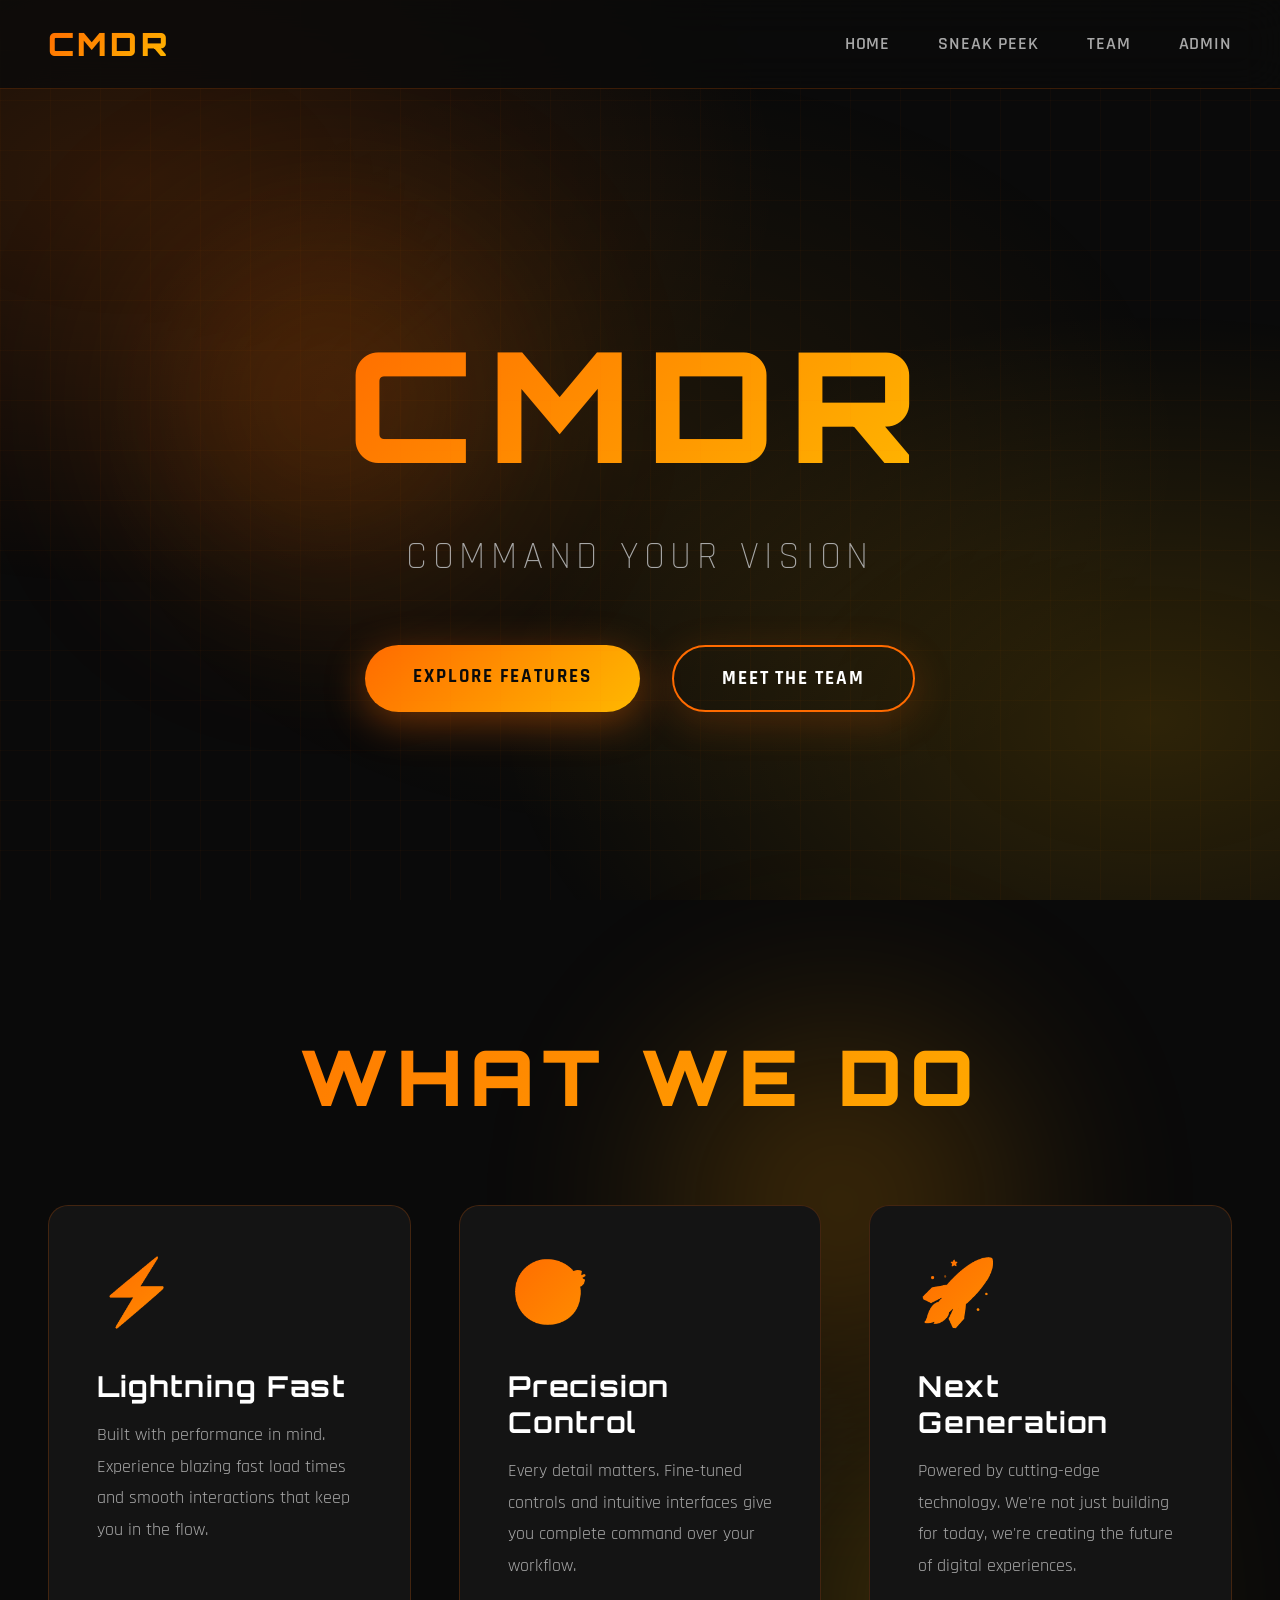
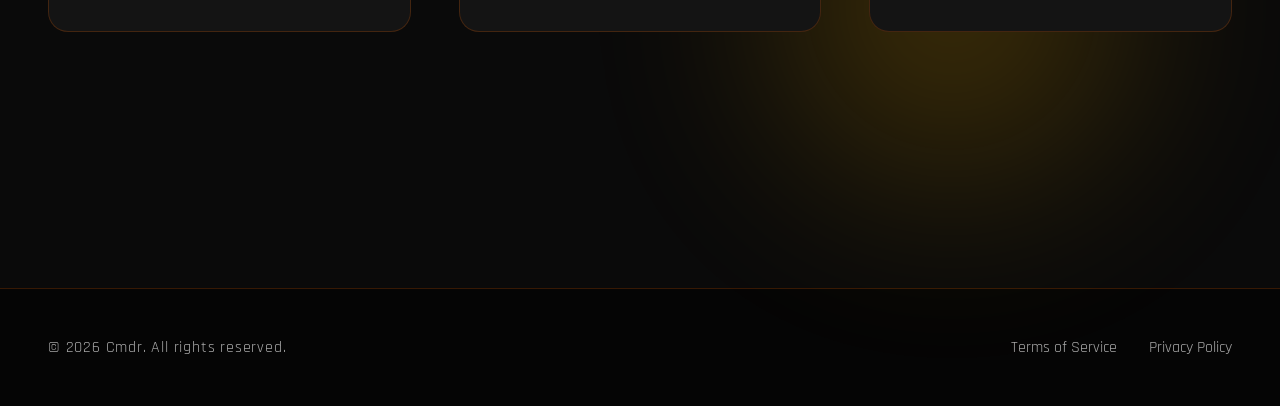
<file: index.html>
<!DOCTYPE html>
<html lang="en">
<head>
    <meta charset="UTF-8">
    <meta name="viewport" content="width=device-width, initial-scale=1.0">
    <title>Cmdr - Command Your Vision</title>
    <style>
        @import url('https://fonts.googleapis.com/css2?family=Orbitron:wght@400;700;900&family=Rajdhani:wght@300;400;600;700&display=swap');
        
        :root {
            --primary-orange: #FF6B00;
            --primary-yellow: #FFB800;
            --accent-gold: #FFA000;
            --dark-bg: #0a0a0a;
            --darker-bg: #050505;
            --card-bg: #141414;
            --text-primary: #ffffff;
            --text-secondary: #a8a8a8;
            --glow-orange: rgba(255, 107, 0, 0.6);
            --glow-yellow: rgba(255, 184, 0, 0.6);
        }
        
        * {
            margin: 0;
            padding: 0;
            box-sizing: border-box;
        }
        
        body {
            font-family: 'Rajdhani', sans-serif;
            background: var(--dark-bg);
            color: var(--text-primary);
            overflow-x: hidden;
            position: relative;
        }
        
        body::before {
            content: '';
            position: fixed;
            top: 0;
            left: 0;
            width: 100%;
            height: 100%;
            background: 
                radial-gradient(ellipse at 10% 20%, rgba(255, 107, 0, 0.15) 0%, transparent 40%),
                radial-gradient(ellipse at 90% 80%, rgba(255, 184, 0, 0.15) 0%, transparent 40%),
                radial-gradient(ellipse at 50% 50%, rgba(255, 160, 0, 0.08) 0%, transparent 60%);
            animation: backgroundPulse 20s ease-in-out infinite;
            z-index: 0;
        }
        
        @keyframes backgroundPulse {
            0%, 100% { opacity: 1; transform: scale(1); }
            50% { opacity: 0.8; transform: scale(1.1); }
        }
        
        body::after {
            content: '';
            position: fixed;
            top: 0;
            left: 0;
            width: 100%;
            height: 100%;
            background-image: 
                linear-gradient(rgba(255, 107, 0, 0.03) 1px, transparent 1px),
                linear-gradient(90deg, rgba(255, 107, 0, 0.03) 1px, transparent 1px);
            background-size: 50px 50px;
            pointer-events: none;
            z-index: 0;
        }
        
        .container {
            max-width: 1600px;
            margin: 0 auto;
            padding: 0 3rem;
            position: relative;
            z-index: 1;
        }
        
        nav {
            position: fixed;
            top: 0;
            left: 0;
            right: 0;
            background: rgba(10, 10, 10, 0.8);
            backdrop-filter: blur(20px);
            border-bottom: 1px solid rgba(255, 107, 0, 0.2);
            z-index: 1000;
            animation: slideDown 0.6s ease;
        }
        
        @keyframes slideDown {
            from {
                transform: translateY(-100%);
                opacity: 0;
            }
            to {
                transform: translateY(0);
                opacity: 1;
            }
        }
        
        nav .container {
            display: flex;
            justify-content: space-between;
            align-items: center;
            padding: 1.5rem 3rem;
        }
        
        .logo {
            font-family: 'Orbitron', monospace;
            font-size: 2rem;
            font-weight: 900;
            background: linear-gradient(135deg, var(--primary-orange), var(--primary-yellow));
            -webkit-background-clip: text;
            -webkit-text-fill-color: transparent;
            background-clip: text;
            letter-spacing: 0.1em;
            text-transform: uppercase;
            cursor: pointer;
            transition: all 0.3s ease;
        }
        
        .logo:hover {
            filter: drop-shadow(0 0 20px var(--glow-orange));
        }
        
        .nav-links {
            display: flex;
            gap: 3rem;
            list-style: none;
        }
        
        .nav-links a {
            color: var(--text-secondary);
            text-decoration: none;
            font-size: 1.1rem;
            font-weight: 600;
            letter-spacing: 0.05em;
            text-transform: uppercase;
            position: relative;
            transition: all 0.3s ease;
        }
        
        .nav-links a::after {
            content: '';
            position: absolute;
            bottom: -5px;
            left: 0;
            width: 0;
            height: 2px;
            background: linear-gradient(90deg, var(--primary-orange), var(--primary-yellow));
            transition: width 0.3s ease;
        }
        
        .nav-links a:hover {
            color: var(--text-primary);
        }
        
        .nav-links a:hover::after {
            width: 100%;
        }
        
        .hero {
            min-height: 100vh;
            display: flex;
            align-items: center;
            justify-content: center;
            text-align: center;
            position: relative;
            padding-top: 120px;
        }
        
        .hero-content {
            animation: fadeInUp 1s ease;
        }
        
        .hero h1 {
            font-family: 'Orbitron', monospace;
            font-size: clamp(4rem, 12vw, 10rem);
            font-weight: 900;
            letter-spacing: 0.1em;
            background: linear-gradient(135deg, var(--primary-orange) 0%, var(--primary-yellow) 50%, var(--accent-gold) 100%);
            -webkit-background-clip: text;
            -webkit-text-fill-color: transparent;
            background-clip: text;
            background-size: 200% 200%;
            animation: gradientShift 5s ease infinite, heroGlow 3s ease-in-out infinite;
            margin-bottom: 2rem;
            position: relative;
        }
        
        @keyframes gradientShift {
            0%, 100% { background-position: 0% 50%; }
            50% { background-position: 100% 50%; }
        }
        
        @keyframes heroGlow {
            0%, 100% { 
                filter: drop-shadow(0 0 30px var(--glow-orange));
            }
            50% { 
                filter: drop-shadow(0 0 60px var(--glow-yellow));
            }
        }
        
        .tagline {
            font-size: clamp(1.5rem, 3vw, 2.5rem);
            font-weight: 300;
            color: var(--text-secondary);
            letter-spacing: 0.15em;
            text-transform: uppercase;
            margin-bottom: 4rem;
            animation: fadeInUp 1s ease 0.3s both;
        }
        
        .cta-buttons {
            display: flex;
            gap: 2rem;
            justify-content: center;
            animation: fadeInUp 1s ease 0.6s both;
        }
        
        .btn {
            padding: 1.2rem 3rem;
            font-size: 1.2rem;
            font-weight: 700;
            letter-spacing: 0.1em;
            text-transform: uppercase;
            text-decoration: none;
            border: none;
            border-radius: 50px;
            cursor: pointer;
            position: relative;
            overflow: hidden;
            transition: all 0.4s cubic-bezier(0.175, 0.885, 0.32, 1.275);
        }
        
        .btn-primary {
            background: linear-gradient(135deg, var(--primary-orange), var(--primary-yellow));
            color: var(--dark-bg);
            box-shadow: 0 10px 40px rgba(255, 107, 0, 0.4);
        }
        
        .btn-primary::before {
            content: '';
            position: absolute;
            top: 0;
            left: -100%;
            width: 100%;
            height: 100%;
            background: linear-gradient(90deg, transparent, rgba(255, 255, 255, 0.3), transparent);
            transition: left 0.5s ease;
        }
        
        .btn-primary:hover::before {
            left: 100%;
        }
        
        .btn-primary:hover {
            transform: translateY(-5px);
            box-shadow: 0 15px 50px rgba(255, 107, 0, 0.6);
        }
        
        .btn-secondary {
            background: transparent;
            color: var(--text-primary);
            border: 2px solid var(--primary-orange);
            box-shadow: 0 10px 40px rgba(255, 107, 0, 0.2);
        }
        
        .btn-secondary:hover {
            background: rgba(255, 107, 0, 0.1);
            border-color: var(--primary-yellow);
            transform: translateY(-5px);
            box-shadow: 0 15px 50px rgba(255, 184, 0, 0.4);
        }
        
        .floating-element {
            position: absolute;
            width: 400px;
            height: 400px;
            border-radius: 50%;
            filter: blur(100px);
            opacity: 0.3;
            animation: float 20s ease-in-out infinite;
            pointer-events: none;
        }
        
        .floating-element:nth-child(1) {
            background: radial-gradient(circle, var(--primary-orange), transparent);
            top: 10%;
            left: 10%;
            animation-delay: 0s;
        }
        
        .floating-element:nth-child(2) {
            background: radial-gradient(circle, var(--primary-yellow), transparent);
            bottom: 10%;
            right: 10%;
            animation-delay: -7s;
        }
        
        .floating-element:nth-child(3) {
            background: radial-gradient(circle, var(--accent-gold), transparent);
            top: 50%;
            left: 50%;
            animation-delay: -14s;
        }
        
        @keyframes float {
            0%, 100% {
                transform: translate(0, 0) scale(1);
            }
            33% {
                transform: translate(50px, -50px) scale(1.1);
            }
            66% {
                transform: translate(-50px, 50px) scale(0.9);
            }
        }
        
        .features {
            padding: 8rem 0;
            position: relative;
        }
        
        .section-title {
            font-family: 'Orbitron', monospace;
            font-size: clamp(3rem, 6vw, 5rem);
            font-weight: 900;
            text-align: center;
            margin-bottom: 5rem;
            background: linear-gradient(135deg, var(--primary-orange), var(--primary-yellow));
            -webkit-background-clip: text;
            -webkit-text-fill-color: transparent;
            background-clip: text;
            letter-spacing: 0.1em;
            text-transform: uppercase;
        }
        
        .features-grid {
            display: grid;
            grid-template-columns: repeat(auto-fit, minmax(350px, 1fr));
            gap: 3rem;
            margin-top: 4rem;
        }
        
        .feature-card {
            background: var(--card-bg);
            border: 1px solid rgba(255, 107, 0, 0.2);
            border-radius: 20px;
            padding: 3rem;
            position: relative;
            overflow: hidden;
            transition: all 0.4s cubic-bezier(0.175, 0.885, 0.32, 1.275);
            animation: fadeInUp 0.8s ease both;
        }
        
        .feature-card:nth-child(1) { animation-delay: 0.1s; }
        .feature-card:nth-child(2) { animation-delay: 0.2s; }
        .feature-card:nth-child(3) { animation-delay: 0.3s; }
        
        .feature-card::before {
            content: '';
            position: absolute;
            top: -50%;
            left: -50%;
            width: 200%;
            height: 200%;
            background: radial-gradient(circle, rgba(255, 107, 0, 0.1) 0%, transparent 70%);
            transition: all 0.6s ease;
            opacity: 0;
        }
        
        .feature-card:hover::before {
            opacity: 1;
            transform: translate(10%, 10%);
        }
        
        .feature-card:hover {
            transform: translateY(-10px);
            border-color: var(--primary-yellow);
            box-shadow: 0 20px 60px rgba(255, 107, 0, 0.3);
        }
        
        .feature-icon {
            font-size: 4rem;
            margin-bottom: 2rem;
            background: linear-gradient(135deg, var(--primary-orange), var(--primary-yellow));
            -webkit-background-clip: text;
            -webkit-text-fill-color: transparent;
            background-clip: text;
        }
        
        .feature-card h3 {
            font-family: 'Orbitron', monospace;
            font-size: 1.8rem;
            font-weight: 700;
            margin-bottom: 1rem;
            color: var(--text-primary);
            letter-spacing: 0.05em;
        }
        
        .feature-card p {
            color: var(--text-secondary);
            line-height: 1.8;
            font-size: 1.1rem;
        }
        
        @keyframes fadeInUp {
            from {
                opacity: 0;
                transform: translateY(50px);
            }
            to {
                opacity: 1;
                transform: translateY(0);
            }
        }
        
        footer {
            background: var(--darker-bg);
            border-top: 1px solid rgba(255, 107, 0, 0.2);
            padding: 3rem 0;
            text-align: center;
            margin-top: 8rem;
        }
        
        .footer-content {
            display: flex;
            justify-content: space-between;
            align-items: center;
            max-width: 1600px;
            margin: 0 auto;
            padding: 0 3rem;
            flex-wrap: wrap;
            gap: 2rem;
        }
        
        footer p {
            color: var(--text-secondary);
            font-size: 1rem;
            letter-spacing: 0.05em;
        }
        
        .footer-links {
            display: flex;
            gap: 2rem;
        }
        
        .footer-links a {
            color: var(--text-secondary);
            text-decoration: none;
            font-size: 1rem;
            transition: all 0.3s ease;
        }
        
        .footer-links a:hover {
            color: var(--primary-yellow);
        }
        
        @media (max-width: 768px) {
            .container {
                padding: 0 1.5rem;
            }
            
            nav .container {
                padding: 1rem 1.5rem;
                flex-direction: column;
                gap: 1rem;
            }
            
            .nav-links {
                gap: 1.5rem;
            }
            
            .cta-buttons {
                flex-direction: column;
                gap: 1rem;
            }
            
            .features-grid {
                grid-template-columns: 1fr;
            }
            
            .footer-content {
                flex-direction: column;
                text-align: center;
            }
            
            .footer-links {
                flex-direction: column;
                gap: 1rem;
            }
        }
    </style>
</head>
<body>
    <div class="floating-element"></div>
    <div class="floating-element"></div>
    <div class="floating-element"></div>
    
    <nav>
        <div class="container">
            <div class="logo">CMDR</div>
            <ul class="nav-links">
                <li><a href="index.html">Home</a></li>
                <li><a href="sneak-peek.html">Sneak Peek</a></li>
                <li><a href="team.html">Team</a></li>
                <li><a href="admin.html">Admin</a></li>
            </ul>
        </div>
    </nav>
    
    <section class="hero">
        <div class="hero-content">
            <h1>CMDR</h1>
            <p class="tagline">Command Your Vision</p>
            <div class="cta-buttons">
                <a href="sneak-peek.html" class="btn btn-primary">Explore Features</a>
                <a href="team.html" class="btn btn-secondary">Meet The Team</a>
            </div>
        </div>
    </section>
    
    <section class="features">
        <div class="container">
            <h2 class="section-title">What We Do</h2>
            
            <div class="features-grid">
                <div class="feature-card">
                    <div class="feature-icon">⚡</div>
                    <h3>Lightning Fast</h3>
                    <p>Built with performance in mind. Experience blazing fast load times and smooth interactions that keep you in the flow.</p>
                </div>
                
                <div class="feature-card">
                    <div class="feature-icon">🎯</div>
                    <h3>Precision Control</h3>
                    <p>Every detail matters. Fine-tuned controls and intuitive interfaces give you complete command over your workflow.</p>
                </div>
                
                <div class="feature-card">
                    <div class="feature-icon">🚀</div>
                    <h3>Next Generation</h3>
                    <p>Powered by cutting-edge technology. We're not just building for today, we're creating the future of digital experiences.</p>
                </div>
            </div>
        </div>
    </section>
    
    <footer>
        <div class="footer-content">
            <p>&copy; 2026 Cmdr. All rights reserved.</p>
            <div class="footer-links">
                <a href="terms-of-service.html">Terms of Service</a>
                <a href="#">Privacy Policy</a>
            </div>
        </div>
    </footer>
</body>
</html>
</file>
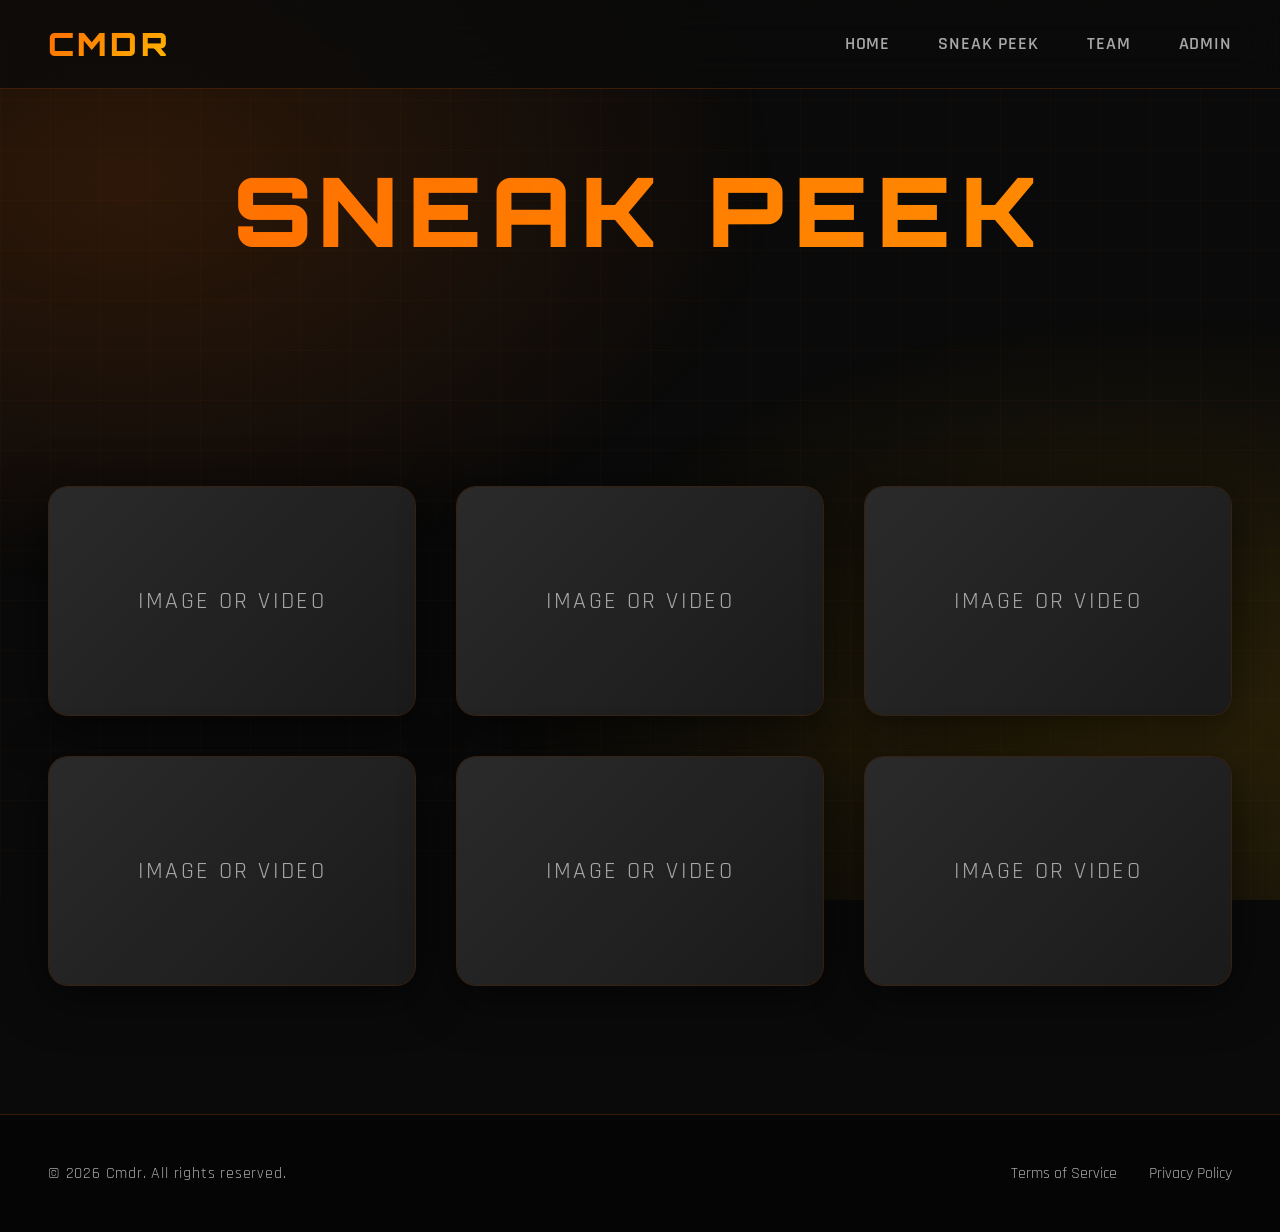
<file: sneak-peek.html>
<!DOCTYPE html>
<html lang="en">
<head>
    <meta charset="UTF-8">
    <meta name="viewport" content="width=device-width, initial-scale=1.0">
    <title>Sneak Peek - Cmdr</title>
    <style>
        @import url('https://fonts.googleapis.com/css2?family=Orbitron:wght@400;700;900&family=Rajdhani:wght@300;400;600;700&display=swap');
        
        :root {
            --primary-orange: #FF6B00;
            --primary-yellow: #FFB800;
            --accent-gold: #FFA000;
            --dark-bg: #0a0a0a;
            --darker-bg: #050505;
            --card-bg: #141414;
            --text-primary: #ffffff;
            --text-secondary: #a8a8a8;
            --glow-orange: rgba(255, 107, 0, 0.6);
            --glow-yellow: rgba(255, 184, 0, 0.6);
        }
        
        * {
            margin: 0;
            padding: 0;
            box-sizing: border-box;
        }
        
        body {
            font-family: 'Rajdhani', sans-serif;
            background: var(--dark-bg);
            color: var(--text-primary);
            overflow-x: hidden;
            position: relative;
        }
        
        body::before {
            content: '';
            position: fixed;
            top: 0;
            left: 0;
            width: 100%;
            height: 100%;
            background: 
                radial-gradient(ellipse at 10% 20%, rgba(255, 107, 0, 0.15) 0%, transparent 40%),
                radial-gradient(ellipse at 90% 80%, rgba(255, 184, 0, 0.15) 0%, transparent 40%);
            animation: backgroundPulse 20s ease-in-out infinite;
            z-index: 0;
        }
        
        @keyframes backgroundPulse {
            0%, 100% { opacity: 1; transform: scale(1); }
            50% { opacity: 0.8; transform: scale(1.1); }
        }
        
        body::after {
            content: '';
            position: fixed;
            top: 0;
            left: 0;
            width: 100%;
            height: 100%;
            background-image: 
                linear-gradient(rgba(255, 107, 0, 0.03) 1px, transparent 1px),
                linear-gradient(90deg, rgba(255, 107, 0, 0.03) 1px, transparent 1px);
            background-size: 50px 50px;
            pointer-events: none;
            z-index: 0;
        }
        
        .container {
            max-width: 1600px;
            margin: 0 auto;
            padding: 0 3rem;
            position: relative;
            z-index: 1;
        }
        
        nav {
            position: fixed;
            top: 0;
            left: 0;
            right: 0;
            background: rgba(10, 10, 10, 0.8);
            backdrop-filter: blur(20px);
            border-bottom: 1px solid rgba(255, 107, 0, 0.2);
            z-index: 1000;
            animation: slideDown 0.6s ease;
        }
        
        @keyframes slideDown {
            from {
                transform: translateY(-100%);
                opacity: 0;
            }
            to {
                transform: translateY(0);
                opacity: 1;
            }
        }
        
        nav .container {
            display: flex;
            justify-content: space-between;
            align-items: center;
            padding: 1.5rem 3rem;
        }
        
        .logo {
            font-family: 'Orbitron', monospace;
            font-size: 2rem;
            font-weight: 900;
            background: linear-gradient(135deg, var(--primary-orange), var(--primary-yellow));
            -webkit-background-clip: text;
            -webkit-text-fill-color: transparent;
            background-clip: text;
            letter-spacing: 0.1em;
            text-transform: uppercase;
            cursor: pointer;
            transition: all 0.3s ease;
        }
        
        .logo:hover {
            filter: drop-shadow(0 0 20px var(--glow-orange));
        }
        
        .nav-links {
            display: flex;
            gap: 3rem;
            list-style: none;
        }
        
        .nav-links a {
            color: var(--text-secondary);
            text-decoration: none;
            font-size: 1.1rem;
            font-weight: 600;
            letter-spacing: 0.05em;
            text-transform: uppercase;
            position: relative;
            transition: all 0.3s ease;
        }
        
        .nav-links a::after {
            content: '';
            position: absolute;
            bottom: -5px;
            left: 0;
            width: 0;
            height: 2px;
            background: linear-gradient(90deg, var(--primary-orange), var(--primary-yellow));
            transition: width 0.3s ease;
        }
        
        .nav-links a:hover {
            color: var(--text-primary);
        }
        
        .nav-links a:hover::after {
            width: 100%;
        }
        
        .page-header {
            padding: 150px 0 80px;
            text-align: center;
            animation: fadeInUp 0.8s ease;
        }
        
        .page-title {
            font-family: 'Orbitron', monospace;
            font-size: clamp(3.5rem, 8vw, 6rem);
            font-weight: 900;
            background: linear-gradient(135deg, var(--primary-orange), var(--primary-yellow));
            -webkit-background-clip: text;
            -webkit-text-fill-color: transparent;
            background-clip: text;
            background-size: 200% 200%;
            letter-spacing: 0.1em;
            text-transform: uppercase;
            margin-bottom: 1.5rem;
            animation: titleFloat 3s ease-in-out infinite, gradientMove 5s ease infinite;
        }
        
        @keyframes titleFloat {
            0%, 100% {
                transform: translateY(0px);
            }
            50% {
                transform: translateY(-10px);
            }
        }
        
        @keyframes gradientMove {
            0%, 100% {
                background-position: 0% 50%;
            }
            50% {
                background-position: 100% 50%;
            }
        }
        
        .media-gallery {
            padding: 4rem 0 8rem;
        }
        
        .gallery-grid {
            display: grid;
            grid-template-columns: repeat(3, 1fr);
            gap: 2.5rem;
            margin-top: 3rem;
        }
        
        .media-card {
            position: relative;
            background: var(--card-bg);
            border-radius: 20px;
            overflow: hidden;
            aspect-ratio: 16 / 10;
            box-shadow: 0 10px 50px rgba(0, 0, 0, 0.6);
            transition: all 0.5s cubic-bezier(0.175, 0.885, 0.32, 1.275);
            animation: fadeInUp 0.8s ease both;
            border: 1px solid rgba(255, 107, 0, 0.15);
        }
        
        .media-card:nth-child(1) { animation-delay: 0.1s; }
        .media-card:nth-child(2) { animation-delay: 0.2s; }
        .media-card:nth-child(3) { animation-delay: 0.3s; }
        .media-card:nth-child(4) { animation-delay: 0.4s; }
        .media-card:nth-child(5) { animation-delay: 0.5s; }
        .media-card:nth-child(6) { animation-delay: 0.6s; }
        
        .media-card::before {
            content: '';
            position: absolute;
            inset: -2px;
            background: linear-gradient(135deg, var(--primary-orange), var(--primary-yellow), var(--primary-orange));
            background-size: 200% 200%;
            border-radius: 20px;
            opacity: 0;
            transition: opacity 0.5s ease;
            z-index: -1;
            animation: borderGlow 3s ease infinite;
        }
        
        @keyframes borderGlow {
            0%, 100% { background-position: 0% 50%; }
            50% { background-position: 100% 50%; }
        }
        
        .media-card:hover::before {
            opacity: 0.8;
        }
        
        .media-card:hover {
            transform: translateY(-15px) scale(1.02);
            box-shadow: 
                0 25px 80px rgba(0, 0, 0, 0.8),
                0 0 60px var(--glow-orange);
            border-color: var(--primary-yellow);
        }
        
        .media-wrapper {
            position: relative;
            width: 100%;
            height: 100%;
            overflow: hidden;
            background: linear-gradient(135deg, #1a1a1a 0%, #0a0a0a 100%);
        }
        
        .media-wrapper img,
        .media-wrapper video {
            width: 100%;
            height: 100%;
            object-fit: cover;
            transition: transform 0.5s ease;
            display: block;
        }
        
        .media-card:hover .media-wrapper img,
        .media-card:hover .media-wrapper video {
            transform: scale(1.1);
        }
        
        .placeholder {
            width: 100%;
            height: 100%;
            display: flex;
            align-items: center;
            justify-content: center;
            background: linear-gradient(135deg, #2a2a2a 0%, #1a1a1a 100%);
            font-size: 1.5rem;
            color: var(--text-secondary);
            letter-spacing: 0.1em;
            text-transform: uppercase;
        }
        
        @keyframes fadeInUp {
            from {
                opacity: 0;
                transform: translateY(50px);
            }
            to {
                opacity: 1;
                transform: translateY(0);
            }
        }
        
        footer {
            background: var(--darker-bg);
            border-top: 1px solid rgba(255, 107, 0, 0.2);
            padding: 3rem 0;
            text-align: center;
        }
        
        .footer-content {
            display: flex;
            justify-content: space-between;
            align-items: center;
            max-width: 1600px;
            margin: 0 auto;
            padding: 0 3rem;
            flex-wrap: wrap;
            gap: 2rem;
        }
        
        footer p {
            color: var(--text-secondary);
            font-size: 1rem;
            letter-spacing: 0.05em;
        }
        
        .footer-links {
            display: flex;
            gap: 2rem;
        }
        
        .footer-links a {
            color: var(--text-secondary);
            text-decoration: none;
            font-size: 1rem;
            transition: all 0.3s ease;
        }
        
        .footer-links a:hover {
            color: var(--primary-yellow);
        }
        
        @media (max-width: 1200px) {
            .gallery-grid {
                grid-template-columns: repeat(2, 1fr);
            }
        }
        
        @media (max-width: 768px) {
            .container {
                padding: 0 1.5rem;
            }
            
            nav .container {
                padding: 1rem 1.5rem;
                flex-direction: column;
                gap: 1rem;
            }
            
            .nav-links {
                gap: 1.5rem;
            }
            
            .gallery-grid {
                grid-template-columns: 1fr;
            }
            
            .footer-content {
                flex-direction: column;
                text-align: center;
            }
            
            .footer-links {
                flex-direction: column;
                gap: 1rem;
            }
        }
    </style>
</head>
<body>
    <nav>
        <div class="container">
            <div class="logo">CMDR</div>
            <ul class="nav-links">
                <li><a href="index.html">Home</a></li>
                <li><a href="sneak-peek.html">Sneak Peek</a></li>
                <li><a href="team.html">Team</a></li>
                <li><a href="admin.html">Admin</a></li>
            </ul>
        </div>
    </nav>
    
    <div class="page-header">
        <h1 class="page-title">Sneak Peek</h1>
    </div>
    
    <section class="media-gallery">
        <div class="container">
            <div class="gallery-grid">
                <div class="media-card">
                    <div class="media-wrapper">
                        <div class="placeholder">Image or Video</div>
                        <!-- Replace with: <img src="preview-1.png" alt="Preview"> OR <video src="video-1.mp4" controls></video> -->
                    </div>
                </div>
                
                <div class="media-card">
                    <div class="media-wrapper">
                        <div class="placeholder">Image or Video</div>
                    </div>
                </div>
                
                <div class="media-card">
                    <div class="media-wrapper">
                        <div class="placeholder">Image or Video</div>
                    </div>
                </div>
                
                <div class="media-card">
                    <div class="media-wrapper">
                        <div class="placeholder">Image or Video</div>
                    </div>
                </div>
                
                <div class="media-card">
                    <div class="media-wrapper">
                        <div class="placeholder">Image or Video</div>
                    </div>
                </div>
                
                <div class="media-card">
                    <div class="media-wrapper">
                        <div class="placeholder">Image or Video</div>
                    </div>
                </div>
            </div>
        </div>
    </section>
    
    <footer>
        <div class="footer-content">
            <p>&copy; 2026 Cmdr. All rights reserved.</p>
            <div class="footer-links">
                <a href="terms-of-service.html">Terms of Service</a>
                <a href="#">Privacy Policy</a>
            </div>
        </div>
    </footer>
</body>
</html>
</file>
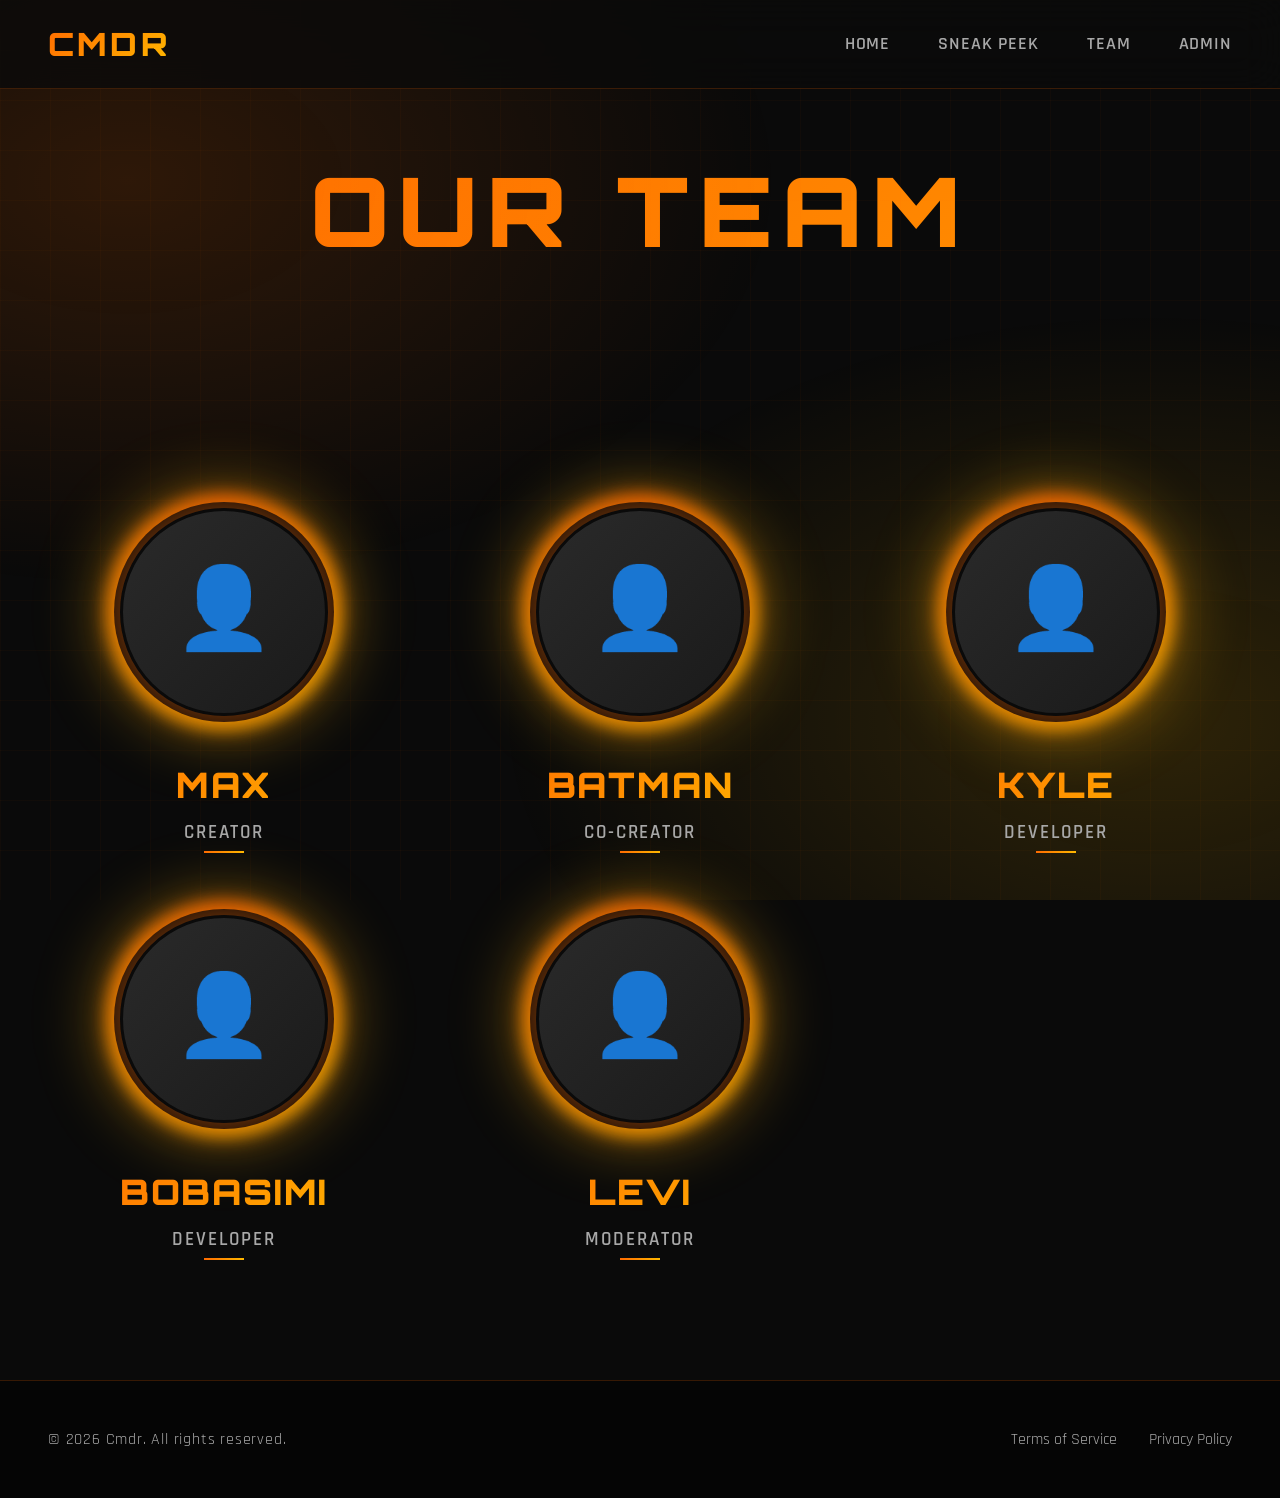
<file: team.html>
<!DOCTYPE html>
<html lang="en">
<head>
    <meta charset="UTF-8">
    <meta name="viewport" content="width=device-width, initial-scale=1.0">
    <title>Team - Cmdr</title>
    <style>
        @import url('https://fonts.googleapis.com/css2?family=Orbitron:wght@400;700;900&family=Rajdhani:wght@300;400;600;700&display=swap');
        
        :root {
            --primary-orange: #FF6B00;
            --primary-yellow: #FFB800;
            --accent-gold: #FFA000;
            --dark-bg: #0a0a0a;
            --darker-bg: #050505;
            --card-bg: #141414;
            --text-primary: #ffffff;
            --text-secondary: #a8a8a8;
            --glow-orange: rgba(255, 107, 0, 0.6);
            --glow-yellow: rgba(255, 184, 0, 0.6);
        }
        
        * {
            margin: 0;
            padding: 0;
            box-sizing: border-box;
        }
        
        body {
            font-family: 'Rajdhani', sans-serif;
            background: var(--dark-bg);
            color: var(--text-primary);
            overflow-x: hidden;
            position: relative;
        }
        
        body::before {
            content: '';
            position: fixed;
            top: 0;
            left: 0;
            width: 100%;
            height: 100%;
            background: 
                radial-gradient(ellipse at 10% 20%, rgba(255, 107, 0, 0.15) 0%, transparent 40%),
                radial-gradient(ellipse at 90% 80%, rgba(255, 184, 0, 0.15) 0%, transparent 40%);
            animation: backgroundPulse 20s ease-in-out infinite;
            z-index: 0;
        }
        
        @keyframes backgroundPulse {
            0%, 100% { opacity: 1; transform: scale(1); }
            50% { opacity: 0.8; transform: scale(1.1); }
        }
        
        body::after {
            content: '';
            position: fixed;
            top: 0;
            left: 0;
            width: 100%;
            height: 100%;
            background-image: 
                linear-gradient(rgba(255, 107, 0, 0.03) 1px, transparent 1px),
                linear-gradient(90deg, rgba(255, 107, 0, 0.03) 1px, transparent 1px);
            background-size: 50px 50px;
            pointer-events: none;
            z-index: 0;
        }
        
        .container {
            max-width: 1600px;
            margin: 0 auto;
            padding: 0 3rem;
            position: relative;
            z-index: 1;
        }
        
        nav {
            position: fixed;
            top: 0;
            left: 0;
            right: 0;
            background: rgba(10, 10, 10, 0.8);
            backdrop-filter: blur(20px);
            border-bottom: 1px solid rgba(255, 107, 0, 0.2);
            z-index: 1000;
            animation: slideDown 0.6s ease;
        }
        
        @keyframes slideDown {
            from {
                transform: translateY(-100%);
                opacity: 0;
            }
            to {
                transform: translateY(0);
                opacity: 1;
            }
        }
        
        nav .container {
            display: flex;
            justify-content: space-between;
            align-items: center;
            padding: 1.5rem 3rem;
        }
        
        .logo {
            font-family: 'Orbitron', monospace;
            font-size: 2rem;
            font-weight: 900;
            background: linear-gradient(135deg, var(--primary-orange), var(--primary-yellow));
            -webkit-background-clip: text;
            -webkit-text-fill-color: transparent;
            background-clip: text;
            letter-spacing: 0.1em;
            text-transform: uppercase;
            cursor: pointer;
            transition: all 0.3s ease;
        }
        
        .logo:hover {
            filter: drop-shadow(0 0 20px var(--glow-orange));
        }
        
        .nav-links {
            display: flex;
            gap: 3rem;
            list-style: none;
        }
        
        .nav-links a {
            color: var(--text-secondary);
            text-decoration: none;
            font-size: 1.1rem;
            font-weight: 600;
            letter-spacing: 0.05em;
            text-transform: uppercase;
            position: relative;
            transition: all 0.3s ease;
        }
        
        .nav-links a::after {
            content: '';
            position: absolute;
            bottom: -5px;
            left: 0;
            width: 0;
            height: 2px;
            background: linear-gradient(90deg, var(--primary-orange), var(--primary-yellow));
            transition: width 0.3s ease;
        }
        
        .nav-links a:hover {
            color: var(--text-primary);
        }
        
        .nav-links a:hover::after {
            width: 100%;
        }
        
        .page-header {
            padding: 150px 0 80px;
            text-align: center;
            animation: fadeInUp 0.8s ease;
        }
        
        .page-title {
            font-family: 'Orbitron', monospace;
            font-size: clamp(3.5rem, 8vw, 6rem);
            font-weight: 900;
            background: linear-gradient(135deg, var(--primary-orange), var(--primary-yellow));
            -webkit-background-clip: text;
            -webkit-text-fill-color: transparent;
            background-clip: text;
            background-size: 200% 200%;
            letter-spacing: 0.1em;
            text-transform: uppercase;
            margin-bottom: 1.5rem;
            animation: titlePulse 2s ease-in-out infinite, gradientMove 5s ease infinite;
        }
        
        @keyframes titlePulse {
            0%, 100% {
                transform: scale(1);
                filter: drop-shadow(0 0 20px var(--glow-orange));
            }
            50% {
                transform: scale(1.02);
                filter: drop-shadow(0 0 40px var(--glow-yellow));
            }
        }
        
        @keyframes gradientMove {
            0%, 100% {
                background-position: 0% 50%;
            }
            50% {
                background-position: 100% 50%;
            }
        }
        
        .team-section {
            padding: 4rem 0 8rem;
        }
        
        .team-grid {
            display: grid;
            grid-template-columns: repeat(3, 1fr);
            gap: 4rem;
            margin-top: 4rem;
        }
        
        .team-member {
            position: relative;
            text-align: center;
            animation: fadeInUp 0.8s ease both;
        }
        
        .team-member:nth-child(1) { animation-delay: 0.1s; }
        .team-member:nth-child(2) { animation-delay: 0.2s; }
        .team-member:nth-child(3) { animation-delay: 0.3s; }
        .team-member:nth-child(4) { animation-delay: 0.4s; }
        .team-member:nth-child(5) { animation-delay: 0.5s; }
        
        .avatar-container {
            position: relative;
            width: 220px;
            height: 220px;
            margin: 0 auto 2.5rem;
            cursor: pointer;
        }
        
        .orbital-ring {
            position: absolute;
            inset: -8px;
            border-radius: 50%;
            background: conic-gradient(
                from 0deg,
                var(--primary-orange),
                var(--primary-yellow),
                var(--accent-gold),
                var(--primary-orange)
            );
            animation: rotate 4s linear infinite;
            filter: blur(8px);
            opacity: 0.8;
        }
        
        @keyframes rotate {
            0% { transform: rotate(0deg); }
            100% { transform: rotate(360deg); }
        }
        
        .avatar-container::after {
            content: '';
            position: absolute;
            inset: -20px;
            border-radius: 50%;
            background: radial-gradient(
                circle,
                rgba(255, 107, 0, 0.4),
                rgba(255, 184, 0, 0.4),
                transparent
            );
            filter: blur(30px);
            animation: pulse 3s ease-in-out infinite;
            z-index: -1;
        }
        
        @keyframes pulse {
            0%, 100% { 
                opacity: 0.6;
                transform: scale(1);
            }
            50% { 
                opacity: 1;
                transform: scale(1.1);
            }
        }
        
        .avatar-wrapper {
            position: relative;
            width: 100%;
            height: 100%;
            border-radius: 50%;
            background: var(--dark-bg);
            padding: 6px;
            z-index: 1;
        }
        
        .avatar {
            width: 100%;
            height: 100%;
            border-radius: 50%;
            object-fit: cover;
            border: 3px solid var(--dark-bg);
            transition: transform 0.4s cubic-bezier(0.175, 0.885, 0.32, 1.275);
        }
        
        .team-member:hover .avatar {
            transform: scale(1.08);
        }
        
        .avatar-placeholder {
            width: 100%;
            height: 100%;
            border-radius: 50%;
            background: linear-gradient(135deg, #2a2a2a 0%, #1a1a1a 100%);
            display: flex;
            align-items: center;
            justify-content: center;
            font-size: 5rem;
            border: 3px solid var(--dark-bg);
            filter: drop-shadow(0 0 20px var(--glow-orange));
        }
        
        .member-name {
            font-family: 'Orbitron', monospace;
            font-size: 2.2rem;
            font-weight: 900;
            letter-spacing: 0.05em;
            background: linear-gradient(
                135deg,
                var(--primary-orange) 0%,
                var(--primary-yellow) 50%,
                var(--accent-gold) 100%
            );
            -webkit-background-clip: text;
            -webkit-text-fill-color: transparent;
            background-clip: text;
            background-size: 200% 200%;
            animation: gradientFlow 5s ease infinite;
            margin-bottom: 0.8rem;
            text-transform: uppercase;
        }
        
        @keyframes gradientFlow {
            0%, 100% { background-position: 0% 50%; }
            50% { background-position: 100% 50%; }
        }
        
        .member-role {
            font-size: 1.2rem;
            color: var(--text-secondary);
            font-weight: 600;
            letter-spacing: 0.1em;
            text-transform: uppercase;
            position: relative;
            display: inline-block;
        }
        
        .member-role::after {
            content: '';
            position: absolute;
            bottom: -8px;
            left: 50%;
            transform: translateX(-50%);
            width: 40px;
            height: 2px;
            background: linear-gradient(90deg, var(--primary-orange), var(--primary-yellow));
        }
        
        @keyframes fadeInUp {
            from {
                opacity: 0;
                transform: translateY(50px);
            }
            to {
                opacity: 1;
                transform: translateY(0);
            }
        }
        
        footer {
            background: var(--darker-bg);
            border-top: 1px solid rgba(255, 107, 0, 0.2);
            padding: 3rem 0;
            text-align: center;
        }
        
        .footer-content {
            display: flex;
            justify-content: space-between;
            align-items: center;
            max-width: 1600px;
            margin: 0 auto;
            padding: 0 3rem;
            flex-wrap: wrap;
            gap: 2rem;
        }
        
        footer p {
            color: var(--text-secondary);
            font-size: 1rem;
            letter-spacing: 0.05em;
        }
        
        .footer-links {
            display: flex;
            gap: 2rem;
        }
        
        .footer-links a {
            color: var(--text-secondary);
            text-decoration: none;
            font-size: 1rem;
            transition: all 0.3s ease;
        }
        
        .footer-links a:hover {
            color: var(--primary-yellow);
        }
        
        @media (max-width: 1200px) {
            .team-grid {
                grid-template-columns: repeat(2, 1fr);
            }
        }
        
        @media (max-width: 768px) {
            .container {
                padding: 0 1.5rem;
            }
            
            nav .container {
                padding: 1rem 1.5rem;
                flex-direction: column;
                gap: 1rem;
            }
            
            .nav-links {
                gap: 1.5rem;
            }
            
            .team-grid {
                grid-template-columns: 1fr;
                gap: 5rem;
            }
            
            .avatar-container {
                width: 180px;
                height: 180px;
            }
            
            .footer-content {
                flex-direction: column;
                text-align: center;
            }
            
            .footer-links {
                flex-direction: column;
                gap: 1rem;
            }
        }
    </style>
</head>
<body>
    <nav>
        <div class="container">
            <div class="logo">CMDR</div>
            <ul class="nav-links">
                <li><a href="index.html">Home</a></li>
                <li><a href="sneak-peek.html">Sneak Peek</a></li>
                <li><a href="team.html">Team</a></li>
                <li><a href="admin.html">Admin</a></li>
            </ul>
        </div>
    </nav>
    
    <div class="page-header">
        <h1 class="page-title">Our Team</h1>
    </div>
    
    <section class="team-section">
        <div class="container">
            <div class="team-grid">
                <div class="team-member">
                    <div class="avatar-container">
                        <div class="orbital-ring"></div>
                        <div class="avatar-wrapper">
                            <div class="avatar-placeholder">👤</div>
                        </div>
                    </div>
                    <h2 class="member-name">Max</h2>
                    <p class="member-role">Creator</p>
                </div>
                
                <div class="team-member">
                    <div class="avatar-container">
                        <div class="orbital-ring"></div>
                        <div class="avatar-wrapper">
                            <div class="avatar-placeholder">👤</div>
                        </div>
                    </div>
                    <h2 class="member-name">Batman</h2>
                    <p class="member-role">Co-Creator</p>
                </div>
                
                <div class="team-member">
                    <div class="avatar-container">
                        <div class="orbital-ring"></div>
                        <div class="avatar-wrapper">
                            <div class="avatar-placeholder">👤</div>
                        </div>
                    </div>
                    <h2 class="member-name">Kyle</h2>
                    <p class="member-role">Developer</p>
                </div>
                
                <div class="team-member">
                    <div class="avatar-container">
                        <div class="orbital-ring"></div>
                        <div class="avatar-wrapper">
                            <div class="avatar-placeholder">👤</div>
                        </div>
                    </div>
                    <h2 class="member-name">Bobasimi</h2>
                    <p class="member-role">Developer</p>
                </div>
                
                <div class="team-member">
                    <div class="avatar-container">
                        <div class="orbital-ring"></div>
                        <div class="avatar-wrapper">
                            <div class="avatar-placeholder">👤</div>
                        </div>
                    </div>
                    <h2 class="member-name">Levi</h2>
                    <p class="member-role">Moderator</p>
                </div>
            </div>
        </div>
    </section>
    
    <footer>
        <div class="footer-content">
            <p>&copy; 2026 Cmdr. All rights reserved.</p>
            <div class="footer-links">
                <a href="terms-of-service.html">Terms of Service</a>
                <a href="#">Privacy Policy</a>
            </div>
        </div>
    </footer>
</body>
</html>
</file>
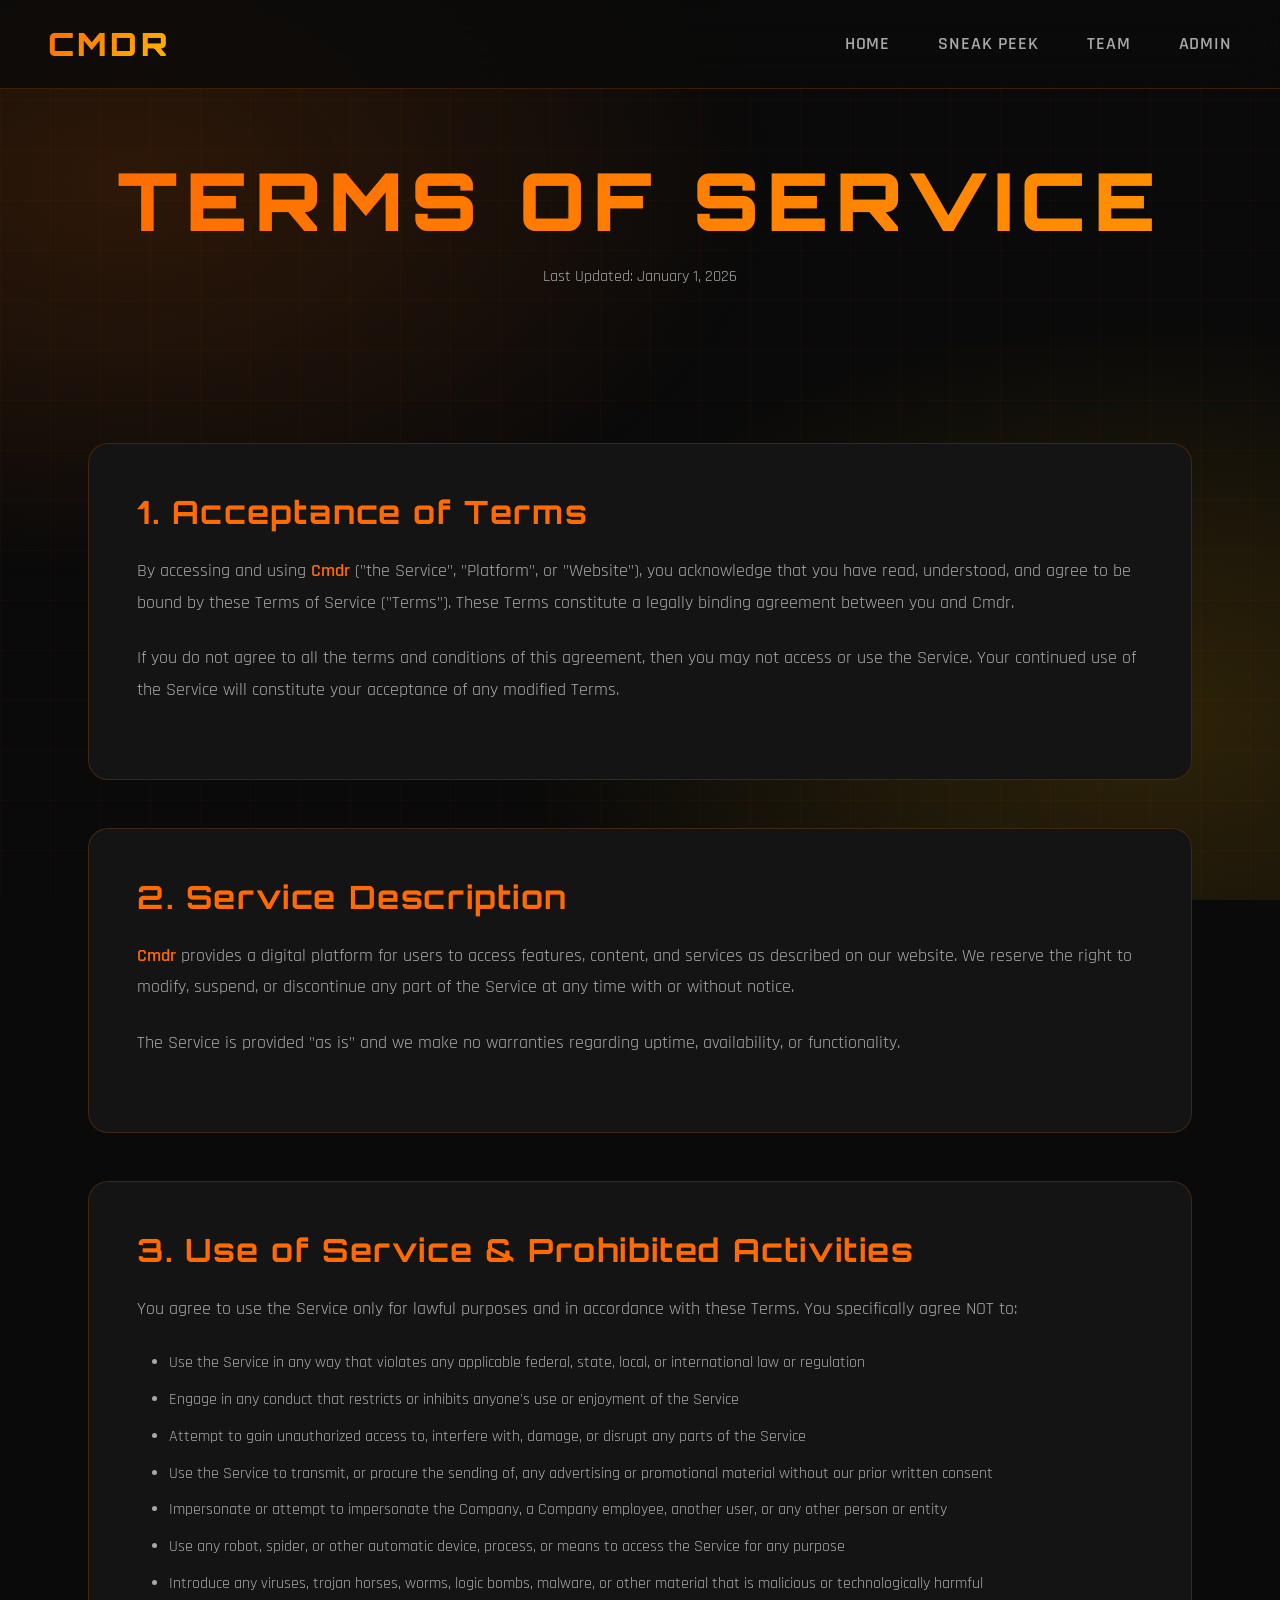
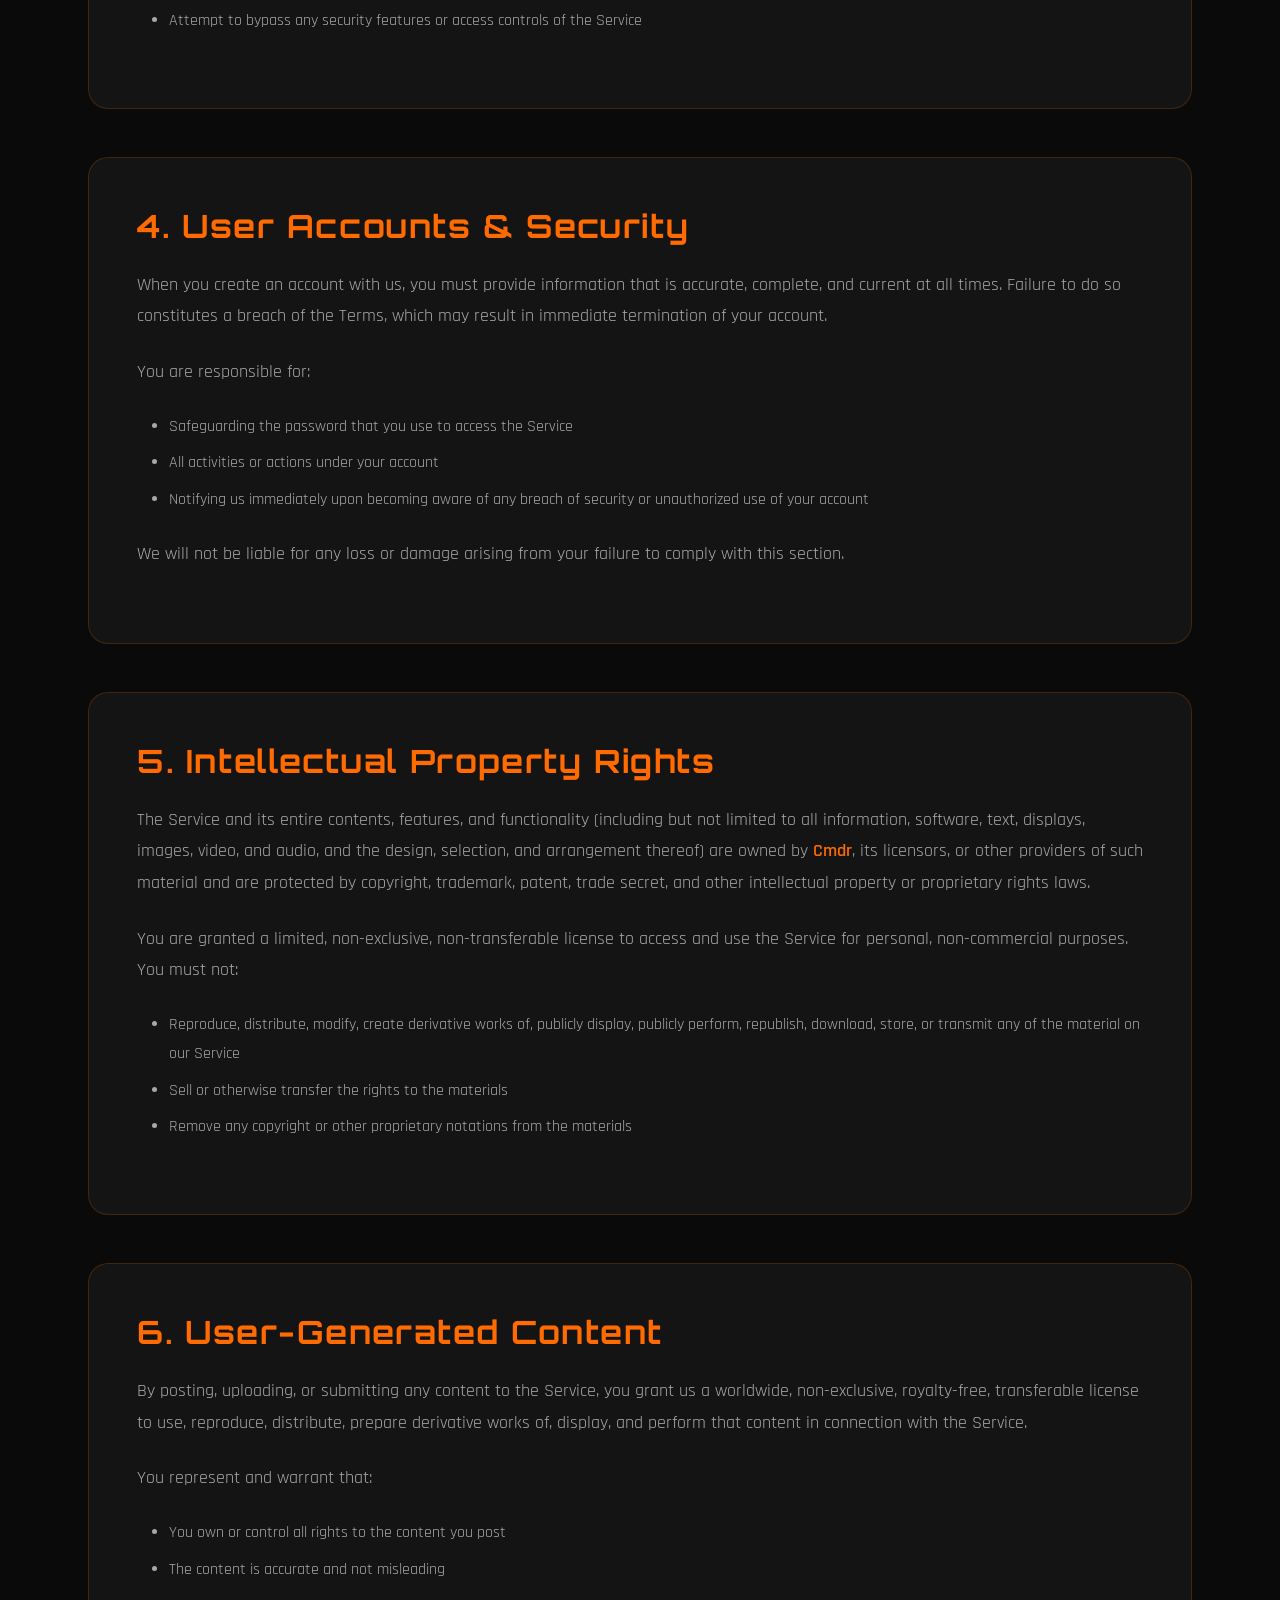
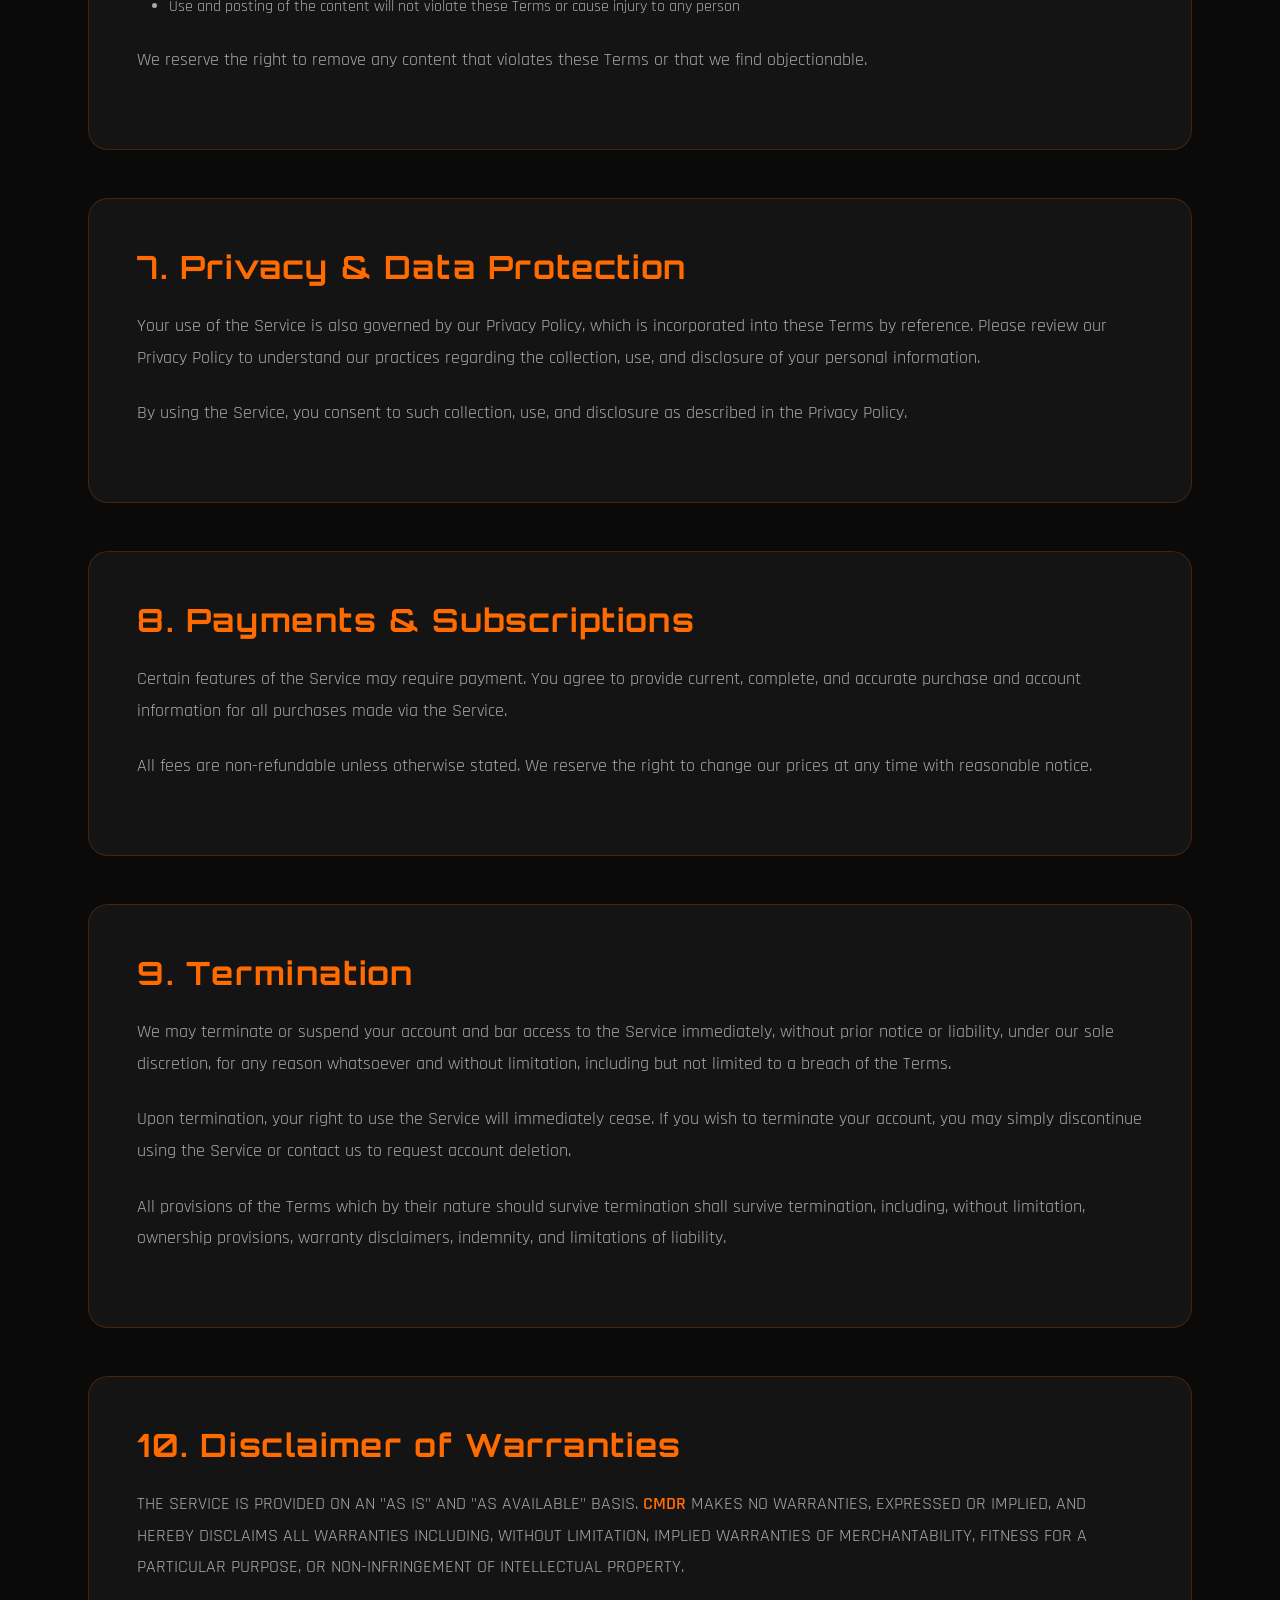
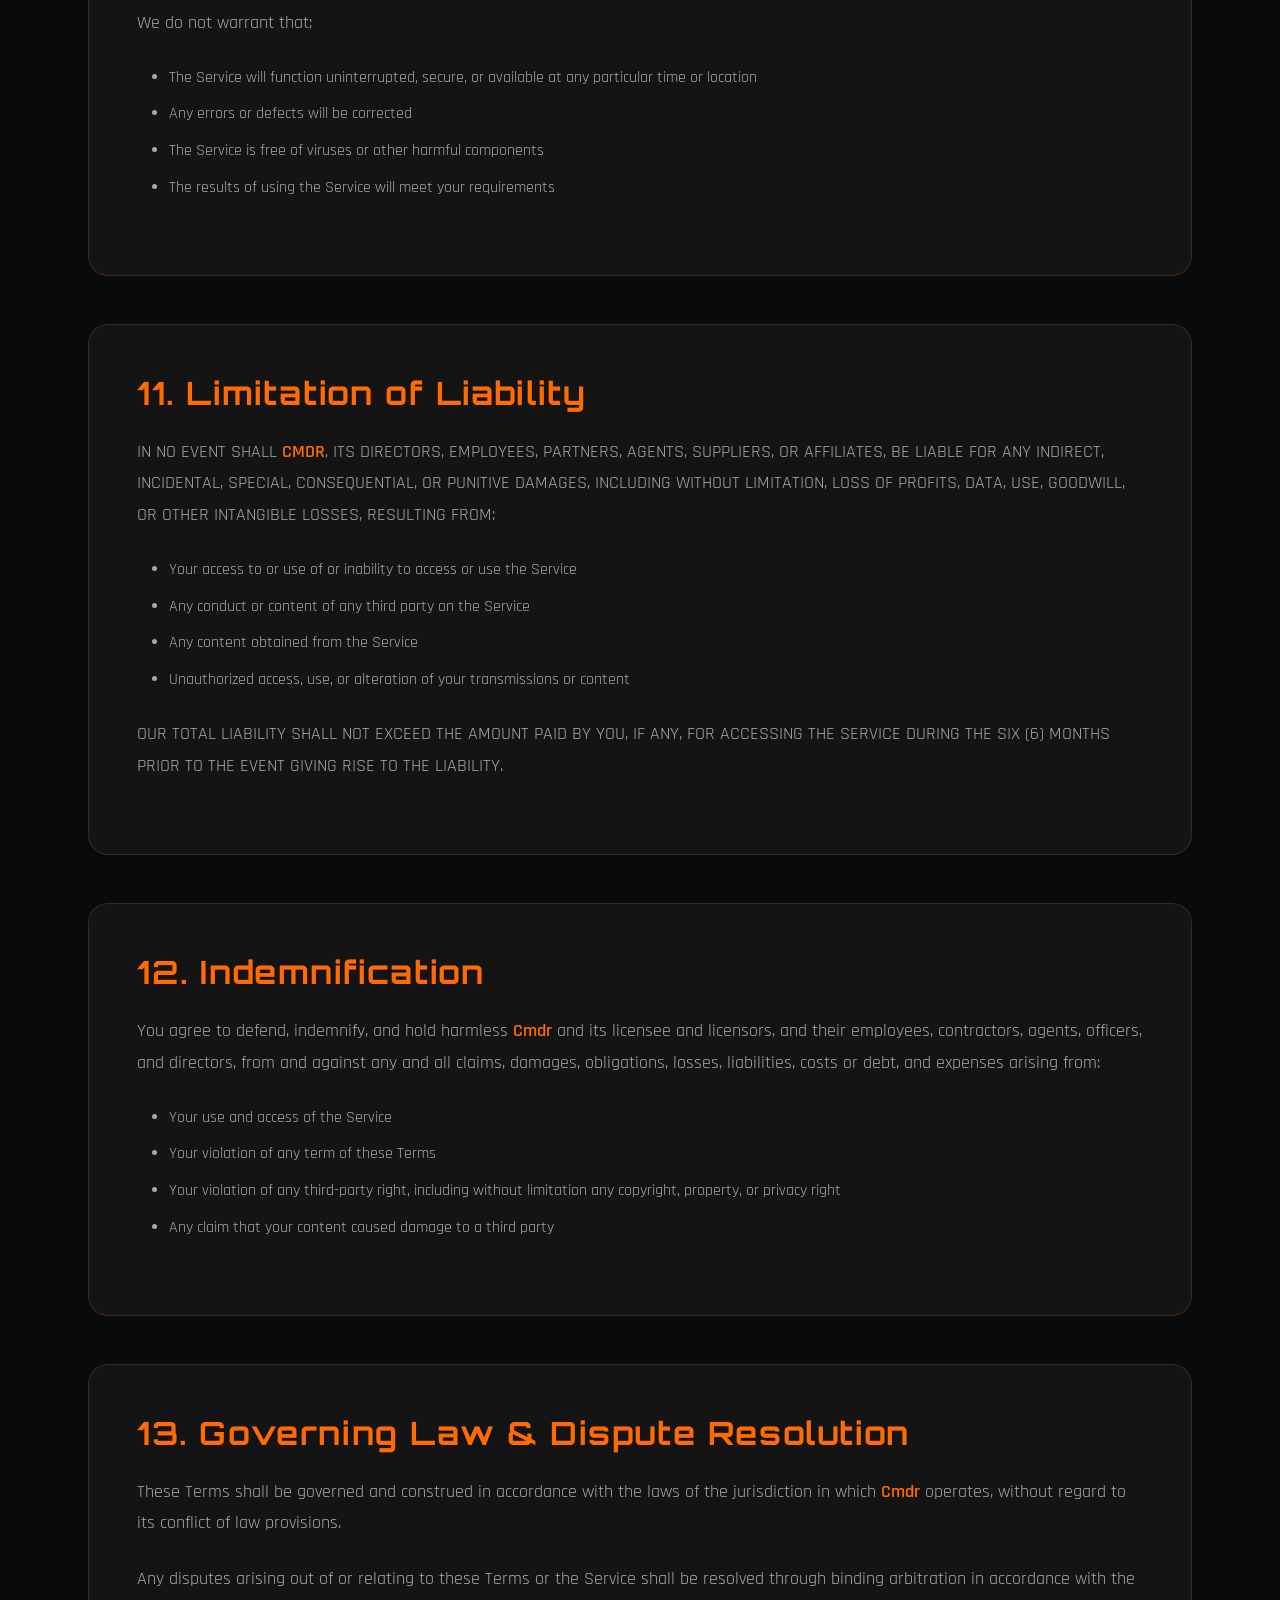
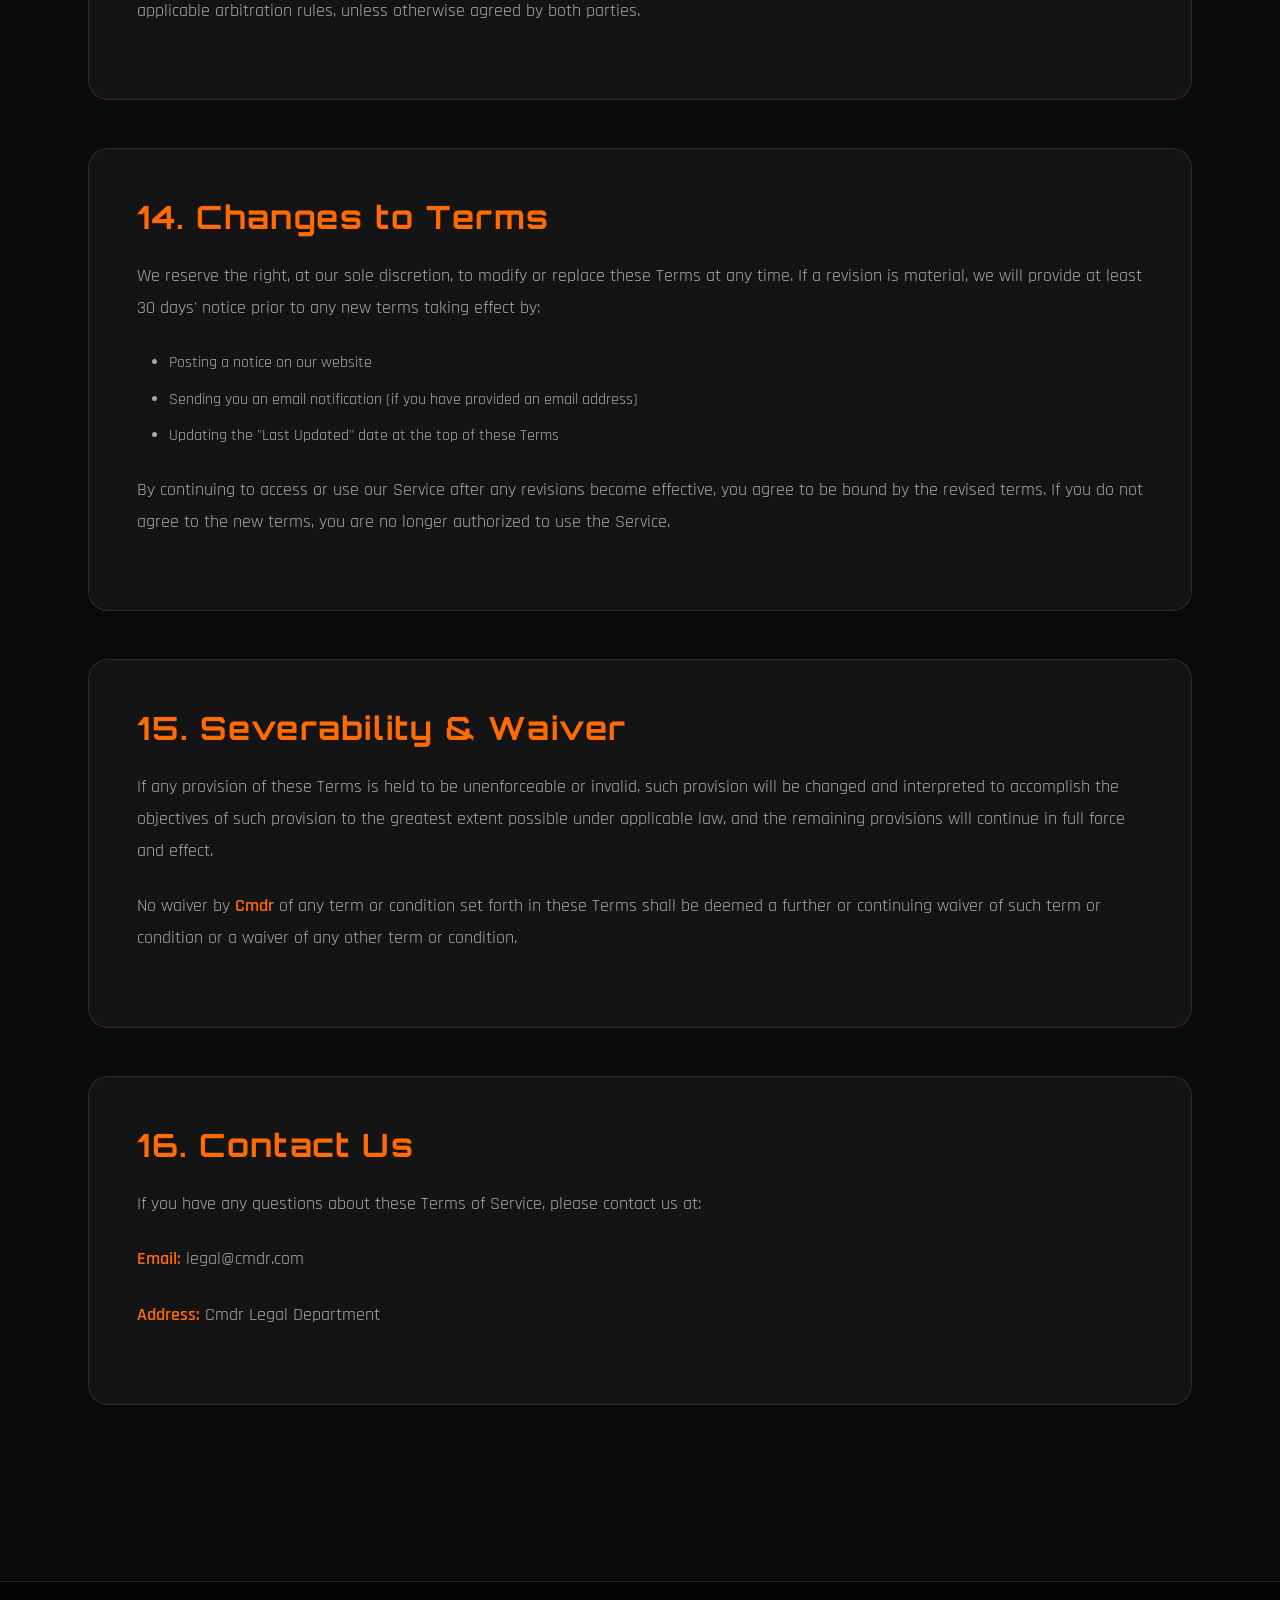
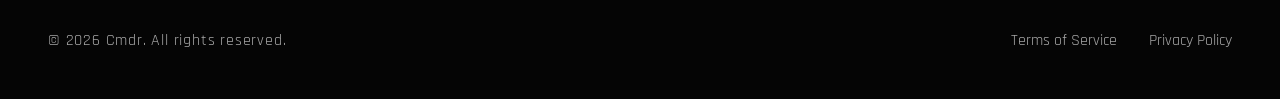
<file: tos.html>
<!DOCTYPE html>
<html lang="en">
<head>
    <meta charset="UTF-8">
    <meta name="viewport" content="width=device-width, initial-scale=1.0">
    <title>Terms of Service - Cmdr</title>
    <style>
        @import url('https://fonts.googleapis.com/css2?family=Orbitron:wght@400;700;900&family=Rajdhani:wght@300;400;600;700&display=swap');
        
        :root {
            --primary-orange: #FF6B00;
            --primary-yellow: #FFB800;
            --accent-gold: #FFA000;
            --dark-bg: #0a0a0a;
            --darker-bg: #050505;
            --card-bg: #141414;
            --text-primary: #ffffff;
            --text-secondary: #a8a8a8;
            --glow-orange: rgba(255, 107, 0, 0.6);
            --glow-yellow: rgba(255, 184, 0, 0.6);
        }
        
        * {
            margin: 0;
            padding: 0;
            box-sizing: border-box;
        }
        
        body {
            font-family: 'Rajdhani', sans-serif;
            background: var(--dark-bg);
            color: var(--text-primary);
            overflow-x: hidden;
            position: relative;
        }
        
        body::before {
            content: '';
            position: fixed;
            top: 0;
            left: 0;
            width: 100%;
            height: 100%;
            background: 
                radial-gradient(ellipse at 10% 20%, rgba(255, 107, 0, 0.15) 0%, transparent 40%),
                radial-gradient(ellipse at 90% 80%, rgba(255, 184, 0, 0.15) 0%, transparent 40%);
            animation: backgroundPulse 20s ease-in-out infinite;
            z-index: 0;
        }
        
        @keyframes backgroundPulse {
            0%, 100% { opacity: 1; transform: scale(1); }
            50% { opacity: 0.8; transform: scale(1.1); }
        }
        
        body::after {
            content: '';
            position: fixed;
            top: 0;
            left: 0;
            width: 100%;
            height: 100%;
            background-image: 
                linear-gradient(rgba(255, 107, 0, 0.03) 1px, transparent 1px),
                linear-gradient(90deg, rgba(255, 107, 0, 0.03) 1px, transparent 1px);
            background-size: 50px 50px;
            pointer-events: none;
            z-index: 0;
        }
        
        .container {
            max-width: 1200px;
            margin: 0 auto;
            padding: 0 3rem;
            position: relative;
            z-index: 1;
        }
        
        nav {
            position: fixed;
            top: 0;
            left: 0;
            right: 0;
            background: rgba(10, 10, 10, 0.8);
            backdrop-filter: blur(20px);
            border-bottom: 1px solid rgba(255, 107, 0, 0.2);
            z-index: 1000;
            animation: slideDown 0.6s ease;
        }
        
        @keyframes slideDown {
            from {
                transform: translateY(-100%);
                opacity: 0;
            }
            to {
                transform: translateY(0);
                opacity: 1;
            }
        }
        
        nav .container {
            display: flex;
            justify-content: space-between;
            align-items: center;
            padding: 1.5rem 3rem;
            max-width: 1600px;
        }
        
        .logo {
            font-family: 'Orbitron', monospace;
            font-size: 2rem;
            font-weight: 900;
            background: linear-gradient(135deg, var(--primary-orange), var(--primary-yellow));
            -webkit-background-clip: text;
            -webkit-text-fill-color: transparent;
            background-clip: text;
            letter-spacing: 0.1em;
            text-transform: uppercase;
            cursor: pointer;
            transition: all 0.3s ease;
        }
        
        .logo:hover {
            filter: drop-shadow(0 0 20px var(--glow-orange));
        }
        
        .nav-links {
            display: flex;
            gap: 3rem;
            list-style: none;
        }
        
        .nav-links a {
            color: var(--text-secondary);
            text-decoration: none;
            font-size: 1.1rem;
            font-weight: 600;
            letter-spacing: 0.05em;
            text-transform: uppercase;
            position: relative;
            transition: all 0.3s ease;
        }
        
        .nav-links a::after {
            content: '';
            position: absolute;
            bottom: -5px;
            left: 0;
            width: 0;
            height: 2px;
            background: linear-gradient(90deg, var(--primary-orange), var(--primary-yellow));
            transition: width 0.3s ease;
        }
        
        .nav-links a:hover {
            color: var(--text-primary);
        }
        
        .nav-links a:hover::after {
            width: 100%;
        }
        
        .page-header {
            padding: 150px 0 60px;
            text-align: center;
            animation: fadeInUp 0.8s ease;
        }
        
        .page-title {
            font-family: 'Orbitron', monospace;
            font-size: clamp(3rem, 8vw, 5rem);
            font-weight: 900;
            background: linear-gradient(135deg, var(--primary-orange), var(--primary-yellow));
            -webkit-background-clip: text;
            -webkit-text-fill-color: transparent;
            background-clip: text;
            background-size: 200% 200%;
            letter-spacing: 0.1em;
            text-transform: uppercase;
            margin-bottom: 1rem;
            animation: titleGlow 3s ease-in-out infinite, gradientMove 5s ease infinite;
        }
        
        @keyframes titleGlow {
            0%, 100% {
                filter: drop-shadow(0 0 20px var(--glow-orange));
            }
            50% {
                filter: drop-shadow(0 0 40px var(--glow-yellow));
            }
        }
        
        @keyframes gradientMove {
            0%, 100% {
                background-position: 0% 50%;
            }
            50% {
                background-position: 100% 50%;
            }
        }
        
        .last-updated {
            color: var(--text-secondary);
            font-size: 1rem;
            margin-bottom: 2rem;
        }
        
        .content {
            padding: 4rem 0 8rem;
        }
        
        .content-section {
            background: var(--card-bg);
            border: 1px solid rgba(255, 107, 0, 0.2);
            border-radius: 20px;
            padding: 3rem;
            margin-bottom: 3rem;
            animation: fadeInUp 0.8s ease;
        }
        
        .content-section h2 {
            font-family: 'Orbitron', monospace;
            font-size: 2rem;
            color: var(--primary-orange);
            margin-bottom: 1.5rem;
            letter-spacing: 0.05em;
        }
        
        .content-section h3 {
            font-family: 'Orbitron', monospace;
            font-size: 1.5rem;
            color: var(--primary-yellow);
            margin-top: 2rem;
            margin-bottom: 1rem;
        }
        
        .content-section p {
            color: var(--text-secondary);
            line-height: 1.8;
            margin-bottom: 1.5rem;
            font-size: 1.1rem;
        }
        
        .content-section ul {
            color: var(--text-secondary);
            line-height: 1.8;
            margin-left: 2rem;
            margin-bottom: 1.5rem;
        }
        
        .content-section ul li {
            margin-bottom: 0.5rem;
        }
        
        .highlight {
            color: var(--primary-orange);
            font-weight: 600;
        }
        
        @keyframes fadeInUp {
            from {
                opacity: 0;
                transform: translateY(50px);
            }
            to {
                opacity: 1;
                transform: translateY(0);
            }
        }
        
        footer {
            background: var(--darker-bg);
            border-top: 1px solid rgba(255, 107, 0, 0.2);
            padding: 3rem 0;
            text-align: center;
        }
        
        .footer-content {
            display: flex;
            justify-content: space-between;
            align-items: center;
            max-width: 1600px;
            margin: 0 auto;
            padding: 0 3rem;
            flex-wrap: wrap;
            gap: 2rem;
        }
        
        footer p {
            color: var(--text-secondary);
            font-size: 1rem;
            letter-spacing: 0.05em;
        }
        
        .footer-links {
            display: flex;
            gap: 2rem;
        }
        
        .footer-links a {
            color: var(--text-secondary);
            text-decoration: none;
            font-size: 1rem;
            transition: all 0.3s ease;
        }
        
        .footer-links a:hover {
            color: var(--primary-yellow);
        }
        
        @media (max-width: 768px) {
            .container {
                padding: 0 1.5rem;
            }
            
            nav .container {
                padding: 1rem 1.5rem;
                flex-direction: column;
                gap: 1rem;
            }
            
            .nav-links {
                gap: 1.5rem;
            }
            
            .content-section {
                padding: 2rem;
            }
            
            .footer-content {
                flex-direction: column;
                text-align: center;
            }
            
            .footer-links {
                flex-direction: column;
                gap: 1rem;
            }
        }
    </style>
</head>
<body>
    <nav>
        <div class="container">
            <div class="logo">CMDR</div>
            <ul class="nav-links">
                <li><a href="index.html">Home</a></li>
                <li><a href="sneak-peek.html">Sneak Peek</a></li>
                <li><a href="team.html">Team</a></li>
                <li><a href="admin.html">Admin</a></li>
            </ul>
        </div>
    </nav>
    
    <div class="page-header">
        <div class="container">
            <h1 class="page-title">Terms of Service</h1>
            <p class="last-updated">Last Updated: January 1, 2026</p>
        </div>
    </div>
    
    <section class="content">
        <div class="container">
            <div class="content-section">
                <h2>1. Acceptance of Terms</h2>
                <p>By accessing and using <span class="highlight">Cmdr</span> ("the Service", "Platform", or "Website"), you acknowledge that you have read, understood, and agree to be bound by these Terms of Service ("Terms"). These Terms constitute a legally binding agreement between you and Cmdr.</p>
                <p>If you do not agree to all the terms and conditions of this agreement, then you may not access or use the Service. Your continued use of the Service will constitute your acceptance of any modified Terms.</p>
            </div>
            
            <div class="content-section">
                <h2>2. Service Description</h2>
                <p><span class="highlight">Cmdr</span> provides a digital platform for users to access features, content, and services as described on our website. We reserve the right to modify, suspend, or discontinue any part of the Service at any time with or without notice.</p>
                <p>The Service is provided "as is" and we make no warranties regarding uptime, availability, or functionality.</p>
            </div>
            
            <div class="content-section">
                <h2>3. Use of Service & Prohibited Activities</h2>
                <p>You agree to use the Service only for lawful purposes and in accordance with these Terms. You specifically agree NOT to:</p>
                <ul>
                    <li>Use the Service in any way that violates any applicable federal, state, local, or international law or regulation</li>
                    <li>Engage in any conduct that restricts or inhibits anyone's use or enjoyment of the Service</li>
                    <li>Attempt to gain unauthorized access to, interfere with, damage, or disrupt any parts of the Service</li>
                    <li>Use the Service to transmit, or procure the sending of, any advertising or promotional material without our prior written consent</li>
                    <li>Impersonate or attempt to impersonate the Company, a Company employee, another user, or any other person or entity</li>
                    <li>Use any robot, spider, or other automatic device, process, or means to access the Service for any purpose</li>
                    <li>Introduce any viruses, trojan horses, worms, logic bombs, malware, or other material that is malicious or technologically harmful</li>
                    <li>Attempt to bypass any security features or access controls of the Service</li>
                </ul>
            </div>
            
            <div class="content-section">
                <h2>4. User Accounts & Security</h2>
                <p>When you create an account with us, you must provide information that is accurate, complete, and current at all times. Failure to do so constitutes a breach of the Terms, which may result in immediate termination of your account.</p>
                <p>You are responsible for:</p>
                <ul>
                    <li>Safeguarding the password that you use to access the Service</li>
                    <li>All activities or actions under your account</li>
                    <li>Notifying us immediately upon becoming aware of any breach of security or unauthorized use of your account</li>
                </ul>
                <p>We will not be liable for any loss or damage arising from your failure to comply with this section.</p>
            </div>
            
            <div class="content-section">
                <h2>5. Intellectual Property Rights</h2>
                <p>The Service and its entire contents, features, and functionality (including but not limited to all information, software, text, displays, images, video, and audio, and the design, selection, and arrangement thereof) are owned by <span class="highlight">Cmdr</span>, its licensors, or other providers of such material and are protected by copyright, trademark, patent, trade secret, and other intellectual property or proprietary rights laws.</p>
                <p>You are granted a limited, non-exclusive, non-transferable license to access and use the Service for personal, non-commercial purposes. You must not:</p>
                <ul>
                    <li>Reproduce, distribute, modify, create derivative works of, publicly display, publicly perform, republish, download, store, or transmit any of the material on our Service</li>
                    <li>Sell or otherwise transfer the rights to the materials</li>
                    <li>Remove any copyright or other proprietary notations from the materials</li>
                </ul>
            </div>
            
            <div class="content-section">
                <h2>6. User-Generated Content</h2>
                <p>By posting, uploading, or submitting any content to the Service, you grant us a worldwide, non-exclusive, royalty-free, transferable license to use, reproduce, distribute, prepare derivative works of, display, and perform that content in connection with the Service.</p>
                <p>You represent and warrant that:</p>
                <ul>
                    <li>You own or control all rights to the content you post</li>
                    <li>The content is accurate and not misleading</li>
                    <li>Use and posting of the content will not violate these Terms or cause injury to any person</li>
                </ul>
                <p>We reserve the right to remove any content that violates these Terms or that we find objectionable.</p>
            </div>
            
            <div class="content-section">
                <h2>7. Privacy & Data Protection</h2>
                <p>Your use of the Service is also governed by our Privacy Policy, which is incorporated into these Terms by reference. Please review our Privacy Policy to understand our practices regarding the collection, use, and disclosure of your personal information.</p>
                <p>By using the Service, you consent to such collection, use, and disclosure as described in the Privacy Policy.</p>
            </div>
            
            <div class="content-section">
                <h2>8. Payments & Subscriptions</h2>
                <p>Certain features of the Service may require payment. You agree to provide current, complete, and accurate purchase and account information for all purchases made via the Service.</p>
                <p>All fees are non-refundable unless otherwise stated. We reserve the right to change our prices at any time with reasonable notice.</p>
            </div>
            
            <div class="content-section">
                <h2>9. Termination</h2>
                <p>We may terminate or suspend your account and bar access to the Service immediately, without prior notice or liability, under our sole discretion, for any reason whatsoever and without limitation, including but not limited to a breach of the Terms.</p>
                <p>Upon termination, your right to use the Service will immediately cease. If you wish to terminate your account, you may simply discontinue using the Service or contact us to request account deletion.</p>
                <p>All provisions of the Terms which by their nature should survive termination shall survive termination, including, without limitation, ownership provisions, warranty disclaimers, indemnity, and limitations of liability.</p>
            </div>
            
            <div class="content-section">
                <h2>10. Disclaimer of Warranties</h2>
                <p>THE SERVICE IS PROVIDED ON AN "AS IS" AND "AS AVAILABLE" BASIS. <span class="highlight">CMDR</span> MAKES NO WARRANTIES, EXPRESSED OR IMPLIED, AND HEREBY DISCLAIMS ALL WARRANTIES INCLUDING, WITHOUT LIMITATION, IMPLIED WARRANTIES OF MERCHANTABILITY, FITNESS FOR A PARTICULAR PURPOSE, OR NON-INFRINGEMENT OF INTELLECTUAL PROPERTY.</p>
                <p>We do not warrant that:</p>
                <ul>
                    <li>The Service will function uninterrupted, secure, or available at any particular time or location</li>
                    <li>Any errors or defects will be corrected</li>
                    <li>The Service is free of viruses or other harmful components</li>
                    <li>The results of using the Service will meet your requirements</li>
                </ul>
            </div>
            
            <div class="content-section">
                <h2>11. Limitation of Liability</h2>
                <p>IN NO EVENT SHALL <span class="highlight">CMDR</span>, ITS DIRECTORS, EMPLOYEES, PARTNERS, AGENTS, SUPPLIERS, OR AFFILIATES, BE LIABLE FOR ANY INDIRECT, INCIDENTAL, SPECIAL, CONSEQUENTIAL, OR PUNITIVE DAMAGES, INCLUDING WITHOUT LIMITATION, LOSS OF PROFITS, DATA, USE, GOODWILL, OR OTHER INTANGIBLE LOSSES, RESULTING FROM:</p>
                <ul>
                    <li>Your access to or use of or inability to access or use the Service</li>
                    <li>Any conduct or content of any third party on the Service</li>
                    <li>Any content obtained from the Service</li>
                    <li>Unauthorized access, use, or alteration of your transmissions or content</li>
                </ul>
                <p>OUR TOTAL LIABILITY SHALL NOT EXCEED THE AMOUNT PAID BY YOU, IF ANY, FOR ACCESSING THE SERVICE DURING THE SIX (6) MONTHS PRIOR TO THE EVENT GIVING RISE TO THE LIABILITY.</p>
            </div>
            
            <div class="content-section">
                <h2>12. Indemnification</h2>
                <p>You agree to defend, indemnify, and hold harmless <span class="highlight">Cmdr</span> and its licensee and licensors, and their employees, contractors, agents, officers, and directors, from and against any and all claims, damages, obligations, losses, liabilities, costs or debt, and expenses arising from:</p>
                <ul>
                    <li>Your use and access of the Service</li>
                    <li>Your violation of any term of these Terms</li>
                    <li>Your violation of any third-party right, including without limitation any copyright, property, or privacy right</li>
                    <li>Any claim that your content caused damage to a third party</li>
                </ul>
            </div>
            
            <div class="content-section">
                <h2>13. Governing Law & Dispute Resolution</h2>
                <p>These Terms shall be governed and construed in accordance with the laws of the jurisdiction in which <span class="highlight">Cmdr</span> operates, without regard to its conflict of law provisions.</p>
                <p>Any disputes arising out of or relating to these Terms or the Service shall be resolved through binding arbitration in accordance with the applicable arbitration rules, unless otherwise agreed by both parties.</p>
            </div>
            
            <div class="content-section">
                <h2>14. Changes to Terms</h2>
                <p>We reserve the right, at our sole discretion, to modify or replace these Terms at any time. If a revision is material, we will provide at least 30 days' notice prior to any new terms taking effect by:</p>
                <ul>
                    <li>Posting a notice on our website</li>
                    <li>Sending you an email notification (if you have provided an email address)</li>
                    <li>Updating the "Last Updated" date at the top of these Terms</li>
                </ul>
                <p>By continuing to access or use our Service after any revisions become effective, you agree to be bound by the revised terms. If you do not agree to the new terms, you are no longer authorized to use the Service.</p>
            </div>
            
            <div class="content-section">
                <h2>15. Severability & Waiver</h2>
                <p>If any provision of these Terms is held to be unenforceable or invalid, such provision will be changed and interpreted to accomplish the objectives of such provision to the greatest extent possible under applicable law, and the remaining provisions will continue in full force and effect.</p>
                <p>No waiver by <span class="highlight">Cmdr</span> of any term or condition set forth in these Terms shall be deemed a further or continuing waiver of such term or condition or a waiver of any other term or condition.</p>
            </div>
            
            <div class="content-section">
                <h2>16. Contact Us</h2>
                <p>If you have any questions about these Terms of Service, please contact us at:</p>
                <p><span class="highlight">Email:</span> legal@cmdr.com</p>
                <p><span class="highlight">Address:</span> Cmdr Legal Department</p>
            </div>
        </div>
    </section>
    
    <footer>
        <div class="footer-content">
            <p>&copy; 2026 Cmdr. All rights reserved.</p>
            <div class="footer-links">
                <a href="terms-of-service.html">Terms of Service</a>
                <a href="#">Privacy Policy</a>
            </div>
        </div>
    </footer>
</body>
</html>
</file>
